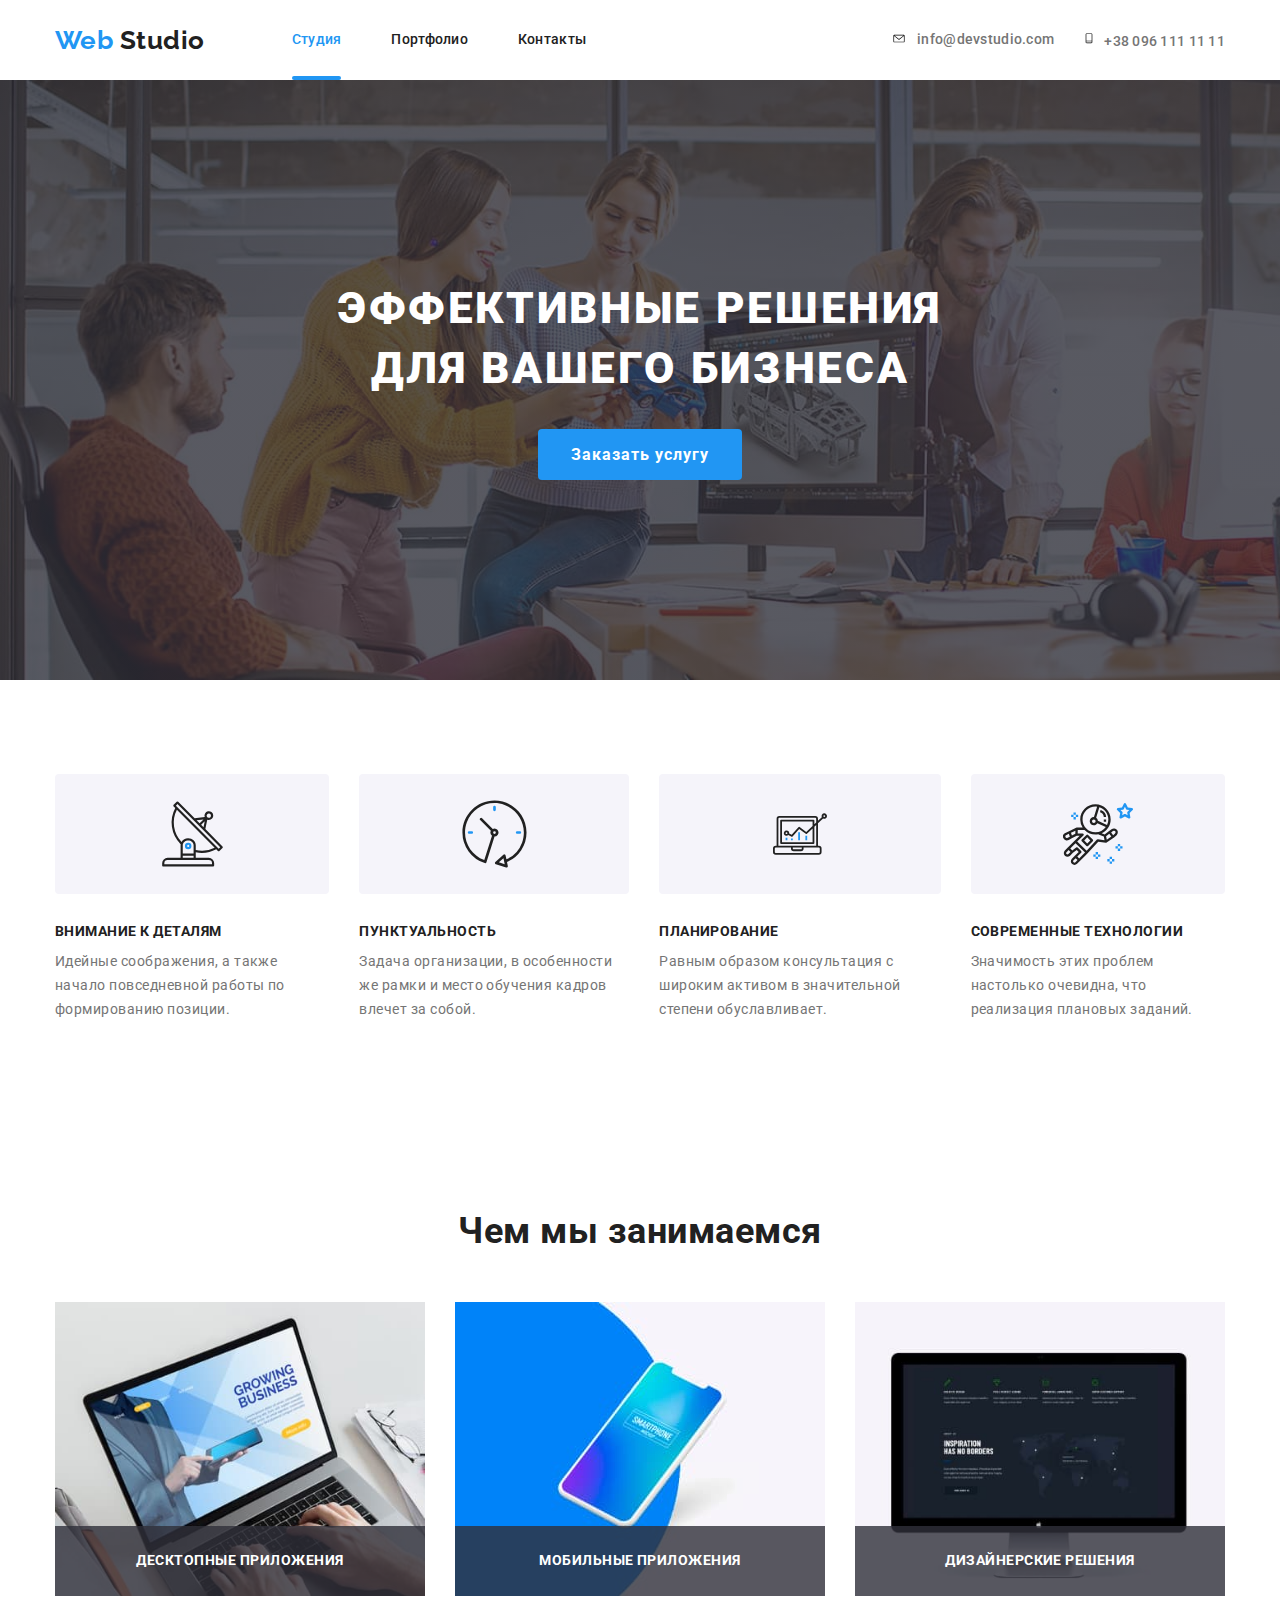
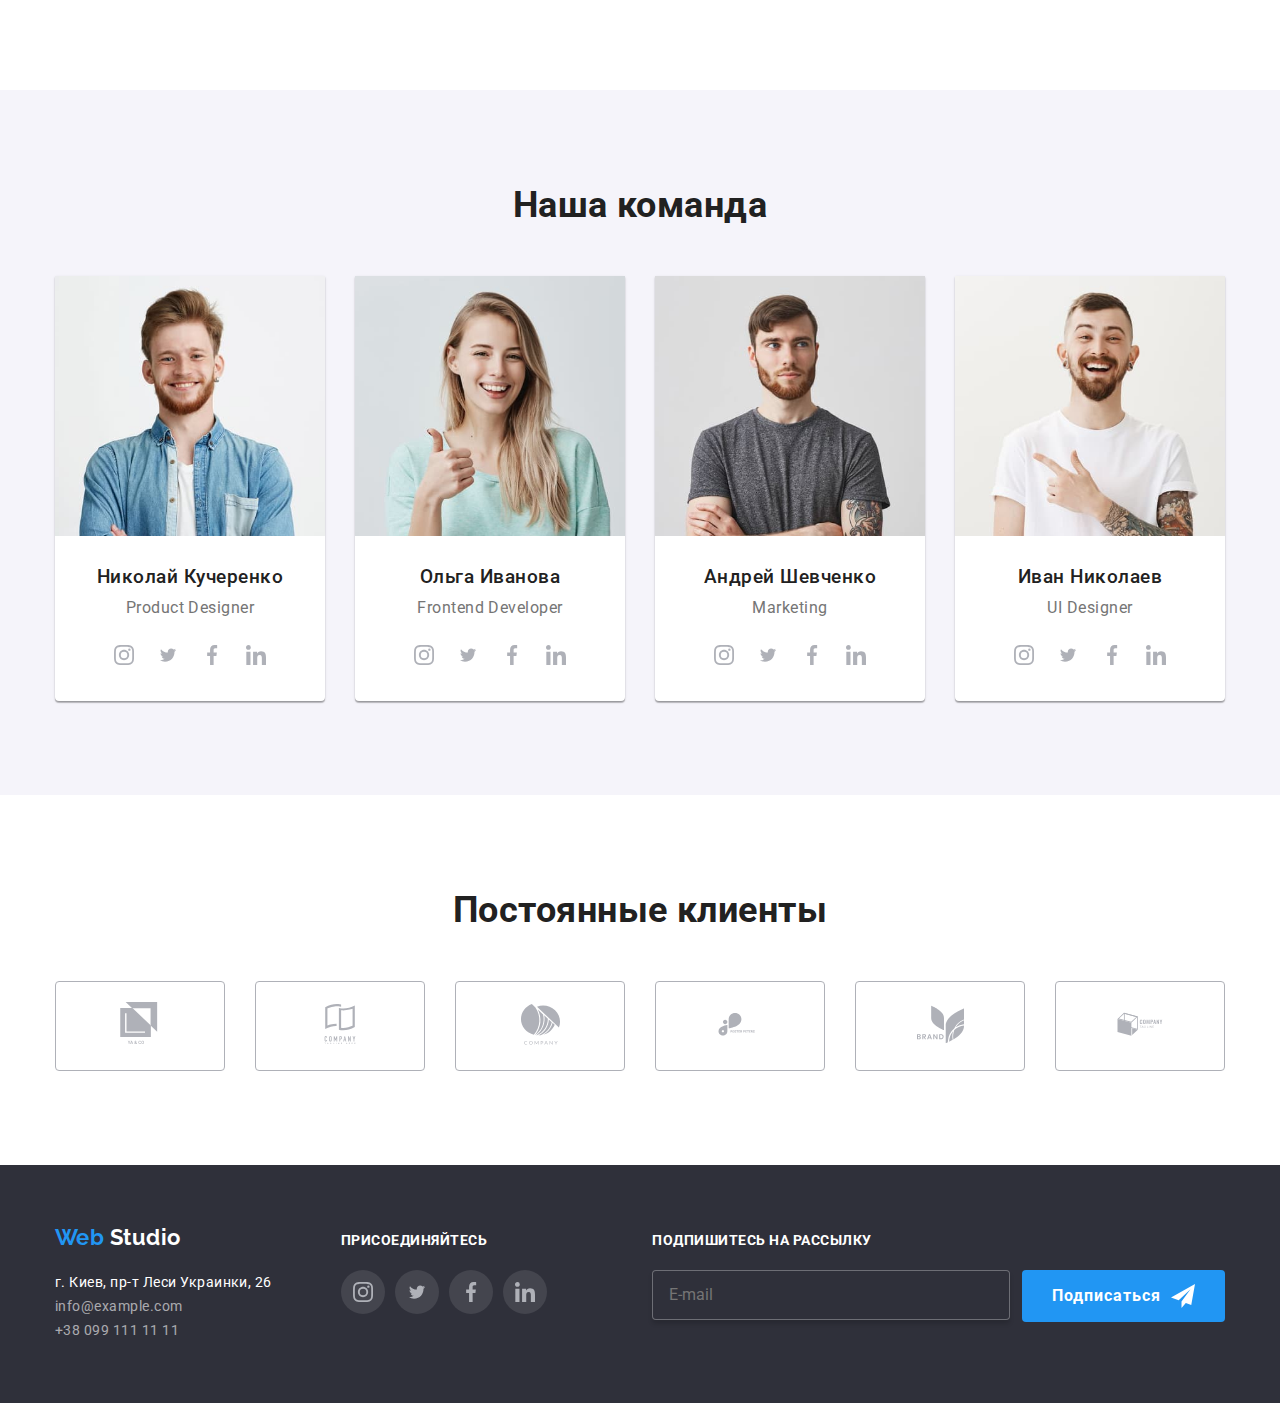
<file: index.html>
<!DOCTYPE html>
<html lang="ru">
  <head>
    <meta charset="UTF-8" />
    <meta name="viewport" content="width=device-width, initial-scale=1.0" />
    <title>Студия</title>
    <link
      href="https://fonts.googleapis.com/css2?family=Raleway:wght@700&family=Roboto:wght@400;500;700;900&display=swap"
      rel="stylesheet"
    />
    <link
      rel="stylesheet"
      href="https://cdnjs.cloudflare.com/ajax/libs/modern-normalize/0.6.0/modern-normalize.min.css"
    />
    <link rel="stylesheet" href="./css/main.min.css" />
    <!--  <link rel="stylesheet" href="./css/styles.css" /> -->
  </head>
  <body>
    <header class="page-header">
      <div class="container">
        <!-- убрала класс main-nav -->
        <nav class="main-nav">
          <a href="#" class="logo up">Web<span class="word"> Studio</span></a>
          <button
            type="button"
            class="menu-button"
            aria-expanded="false"
            data-menu-button
          >
            <svg
              width="40"
              height="40"
              aria-label="Переключатель мобильного меню"
            >
              <use
                class="icon-cross"
                href="./images-3/symbol-defs.svg#icon-cross"
              ></use>
              <use
                class="icon-menu"
                href="./images-3/symbol-defs.svg#icon-menu"
              ></use>
            </svg>
          </button>
          <div class="menu-container" data-menu>
            <ul class="site-nav list">
              <li class="item">
                <a href="#" class="link current">Студия</a>
              </li>
              <li class="item">
                <a href="./portfolio.html" class="link">Портфолио</a>
              </li>
              <li class="item"><a href="#" class="link">Контакты</a></li>
            </ul>
            <ul class="contacts list">
              <li class="item mail">
                <a href="mailto:info@devstudio.com" class="link highlight">
                  <svg class="upper icons" width="16" height="11.2">
                    <use
                      href="./images-3/symbol-defs.svg#icon-envelope"
                    ></use></svg
                  >info@devstudio.com</a
                >
              </li>
              <li class="item">
                <a href="tel:+380961111111" class="link highlight">
                  <svg class="upper icons" width="10" height="15">
                    <use
                      href="./images-3/symbol-defs.svg#icon-mobile"
                    ></use></svg
                  >+38 096 111 11 11</a
                >
              </li>
            </ul>
          </div>
        </nav>
      </div>
    </header>
    <main>
      <section class="hero overlay">
        <h1 class="hero-title">
          эффективные решения <br />
          для вашего бизнеса
        </h1>
        <button class="button" data-modal-open>Заказать услугу</button>
      </section>

      <section class="section container">
        <!-- скроем этот заголовок в CSS-->
        <h2 class="title visually-hidden">Наши преимущества</h2>
        <ul class="list pluses">
          <li class="option">
            <div class="icon">
              <svg width="65" height="70">
                <use href="./images-3/symbol-defs.svg#icon-satellite"></use>
              </svg>
            </div>
            <!-- картинка вставлена как фоновое изображение через класс icon, 
              так как не является контентным изображением -->
            <h3 class="subtitle">Внимание к деталям</h3>
            <p class="text">
              Идейные соображения, а также начало повседневной работы по
              формированию позиции.
            </p>
          </li>
          <li class="option">
            <div class="icon">
              <svg width="67" height="70">
                <use href="./images-3/symbol-defs.svg#icon-clock"></use>
              </svg>
            </div>
            <h3 class="subtitle">Пунктуальность</h3>
            <p class="text">
              Задача организации, в особенности же рамки и место обучения кадров
              влечет за собой.
            </p>
          </li>
          <li class="option">
            <div class="icon">
              <svg width="70" height="54">
                <use href="./images-3/symbol-defs.svg#icon-comp"></use>
              </svg>
            </div>
            <h3 class="subtitle">Планирование</h3>
            <p class="text">
              Равным образом консультация с широким активом в значительной
              степени обуславливает.
            </p>
          </li>
          <li class="option">
            <div class="icon">
              <svg width="70" height="70">
                <use href="./images-3/symbol-defs.svg#icon-spaceman"></use>
              </svg>
            </div>
            <h3 class="subtitle">Современные технологии</h3>
            <p class="text">
              Значимость этих проблем настолько очевидна, что реализация
              плановых заданий.
            </p>
          </li>
        </ul>
      </section>

      <section class="works section container">
        <h2 class="section-title">Чем мы занимаемся</h2>
        <ul class="projects list">
          <li class="unit">
            <div class="unit-thumb">
              <img
                class="works-img"
                srcset="
                  ./images-3/desktop.jpg    1x,
                  ./images-3/desktop@2x.jpg 2x,
                  ./images-3/desktop@3x.jpg 3x
                "
                src="./images-3/desktop.jpg"
                alt="Изображение десктопного приложения"
              />
            </div>
            <h3 class="subtitle apps">Десктопные приложения</h3>
          </li>
          <li class="unit">
            <div class="unit-thumb">
              <img
                class="works-img"
                srcset="
                  ./images-3/smartphone.jpg    1x,
                  ./images-3/smartphone@2x.jpg 2x,
                  ./images-3/smartphone@3x.jpg 3x
                "
                src="./images-3/smartphone.jpg"
                alt="Изображение мобильного приложения"
              />
            </div>
            <h3 class="subtitle apps">Мобильные приложения</h3>
          </li>
          <li class="unit">
            <div class="unit-thumb">
              <img
                class="works-img"
                srcset="
                  ./images-3/design.jpg    1x,
                  ./images-3/design@2x.jpg 2x,
                  ./images-3/design@3x.jpg 3x
                "
                src="./images-3/design.jpg"
                alt="Изображение дизайнерского приложения"
              />
            </div>
            <h3 class="subtitle apps">Дизайнерские решения</h3>
          </li>
        </ul>
      </section>

      <section class="team section">
        <div class="container">
          <h2 class="section-title">Наша команда</h2>
          <ul class="list">
            <li class="member">
              <div class="member-thumb">
                <img
                  class="member-img"
                  srcset="
                    ./images-3/nikolay.jpg    1x,
                    ./images-3/nikolay@2x.jpg 2x,
                    ./images-3/nikolay@3x.jpg 3x
                  "
                  src="./images-3/nikolay.jpg"
                  alt="Фото Николая Кучеренко"
                />
              </div>
              <div class="inside">
                <h3 class="section-subtitle">Николай Кучеренко</h3>
                <p class="item">Product Designer</p>
                <ul class="social list">
                  <li>
                    <!-- используем aria-label в ссылках для читалок -->
                    <a href="#" class="social-link" aria-label="Instagram">
                      <svg class="icons" width="20" height="20">
                        <use
                          href="./images-3/symbol-defs.svg#icon-instagram"
                        ></use></svg
                    ></a>
                  </li>
                  <li>
                    <a href="#" class="social-link" aria-label="Twitter"
                      ><svg class="icons" width="20" height="16.25">
                        <use
                          href="./images-3/symbol-defs.svg#icon-twitter"
                        ></use></svg
                    ></a>
                  </li>
                  <li>
                    <a href="#" class="social-link" aria-label="Facebook"
                      ><svg class="icons" width="20" height="20">
                        <use
                          href="./images-3/symbol-defs.svg#icon-facebook"
                        ></use></svg
                    ></a>
                  </li>
                  <li>
                    <a href="#" class="social-link" aria-label="LinkedIn"
                      ><svg class="icons" width="20" height="20">
                        <use
                          href="./images-3/symbol-defs.svg#icon-linkedin"
                        ></use></svg
                    ></a>
                  </li>
                </ul>
              </div>
            </li>

            <li class="member">
              <div class="member-thumb">
                <img
                  class="member-img"
                  srcset="
                    ./images-3/olya.jpg    1x,
                    ./images-3/olya@2x.jpg 2x,
                    ./images-3/olya@3x.jpg 3x
                  "
                  src="./images-3/olya.jpg"
                  alt="Фото Ольги Ивановой"
                />
              </div>
              <div class="inside">
                <h3 class="section-subtitle">Ольга Иванова</h3>
                <p class="item">Frontend Developer</p>
                <ul class="social list">
                  <li>
                    <!-- используем aria-label в ссылках для читалок -->
                    <a href="#" class="social-link" aria-label="Instagram">
                      <svg class="icons" width="20" height="20">
                        <use
                          href="./images-3/symbol-defs.svg#icon-instagram"
                        ></use></svg
                    ></a>
                  </li>
                  <li>
                    <a href="#" class="social-link" aria-label="Twitter"
                      ><svg class="icons" width="20" height="16.25">
                        <use
                          href="./images-3/symbol-defs.svg#icon-twitter"
                        ></use></svg
                    ></a>
                  </li>
                  <li>
                    <a href="#" class="social-link" aria-label="Facebook"
                      ><svg class="icons" width="20" height="20">
                        <use
                          href="./images-3/symbol-defs.svg#icon-facebook"
                        ></use></svg
                    ></a>
                  </li>
                  <li>
                    <a href="#" class="social-link" aria-label="LinkedIn"
                      ><svg class="icons" width="20" height="20">
                        <use
                          href="./images-3/symbol-defs.svg#icon-linkedin"
                        ></use></svg
                    ></a>
                  </li>
                </ul>
              </div>
            </li>
            <li class="member">
              <div class="member-thumb">
                <img
                  class="member-img"
                  srcset="
                    ./images-3/andrew.jpg    1x,
                    ./images-3/andrew@2x.jpg 2x,
                    ./images-3/andrew@3x.jpg 3x
                  "
                  src="./images-3/andrew.jpg"
                  alt="Фото Андрея Шевченко"
                />
              </div>
              <div class="inside">
                <h3 class="section-subtitle">Андрей Шевченко</h3>
                <p class="item">Marketing</p>
                <ul class="social list">
                  <li>
                    <!-- используем aria-label в ссылках для читалок -->
                    <a href="#" class="social-link" aria-label="Instagram">
                      <svg class="icons" width="20" height="20">
                        <use
                          href="./images-3/symbol-defs.svg#icon-instagram"
                        ></use></svg
                    ></a>
                  </li>
                  <li>
                    <a href="#" class="social-link" aria-label="Twitter">
                      <svg class="icons" width="20" height="16.25">
                        <use
                          href="./images-3/symbol-defs.svg#icon-twitter"
                        ></use></svg
                    ></a>
                  </li>
                  <li>
                    <a href="#" class="social-link" aria-label="Facebook"
                      ><svg class="icons" width="20" height="20">
                        <use
                          href="./images-3/symbol-defs.svg#icon-facebook"
                        ></use></svg
                    ></a>
                  </li>
                  <li>
                    <a href="#" class="social-link" aria-label="LinkedIn"
                      ><svg class="icons" width="20" height="20">
                        <use
                          href="./images-3/symbol-defs.svg#icon-linkedin"
                        ></use></svg
                    ></a>
                  </li>
                </ul>
              </div>
            </li>

            <li class="member">
              <div class="member-thumb">
                <img
                  class="member-img"
                  srcset="
                    ./images-3/ivan.jpg    1x,
                    ./images-3/ivan@2x.jpg 2x,
                    ./images-3/ivan@3x.jpg 3x
                  "
                  src="./images-3/ivan.jpg"
                  alt="Фото Ивана Николаева"
                />
              </div>
              <div class="inside">
                <h3 class="section-subtitle">Иван Николаев</h3>
                <p class="item">UI Designer</p>
                <ul class="social list">
                  <li>
                    <!-- используем aria-label в ссылках для читалок -->
                    <a href="#" class="social-link" aria-label="Instagram">
                      <svg class="icons" width="20" height="20">
                        <use
                          href="./images-3/symbol-defs.svg#icon-instagram"
                        ></use></svg
                    ></a>
                  </li>
                  <li>
                    <a href="#" class="social-link" aria-label="Twitter"
                      ><svg class="icons" width="20" height="16.25">
                        <use
                          href="./images-3/symbol-defs.svg#icon-twitter"
                        ></use></svg
                    ></a>
                  </li>
                  <li>
                    <a href="#" class="social-link" aria-label="Facebook"
                      ><svg class="icons" width="20" height="20">
                        <use
                          href="./images-3/symbol-defs.svg#icon-facebook"
                        ></use></svg
                    ></a>
                  </li>
                  <li>
                    <a href="#" class="social-link" aria-label="LinkedIn"
                      ><svg class="icons" width="20" height="20">
                        <use
                          href="./images-3/symbol-defs.svg#icon-linkedin"
                        ></use></svg
                    ></a>
                  </li>
                </ul>
              </div>
            </li>
          </ul>
        </div>
      </section>

      <section class="clients section container">
        <h2 class="section-title">Постоянные клиенты</h2>
        <ul class="list">
          <li class="pic">
            <a class="link-client" href="#">
              <svg class="icon-client" width="45" height="49">
                <use href="./images-3/symbol-defs.svg#icon-client-1"></use>
              </svg>
            </a>
          </li>
          <li class="pic">
            <a class="link-client" href="#">
              <svg class="icon-client" width="40" height="52">
                <use href="./images-3/symbol-defs.svg#icon-client-2"></use>
              </svg>
            </a>
          </li>
          <li class="pic">
            <a class="link-client" href="#">
              <svg class="icon-client" width="41" height="43">
                <use href="./images-3/symbol-defs.svg#icon-client-3"></use></svg
            ></a>
          </li>
          <li class="pic">
            <a class="link-client" href="#"
              ><svg class="icon-client" width="80" height="43">
                <use href="./images-3/symbol-defs.svg#icon-client-4"></use></svg
            ></a>
          </li>
          <li class="pic">
            <a class="link-client" href="#"
              ><svg class="icon-client" width="59" height="47">
                <use href="./images-3/symbol-defs.svg#icon-client-5"></use></svg
            ></a>
          </li>
          <li class="pic">
            <a class="link-client" href="#"
              ><svg class="icon-client" width="88" height="45">
                <use href="./images-3/symbol-defs.svg#icon-client-6"></use></svg
            ></a>
          </li>
        </ul>
      </section>
    </main>
    <footer class="footer">
      <div class="container">
        <div class="united-sections">
          <div class="down bottom">
            <a href="#" class="logo">Web<span class="text"> Studio</span></a>
            <address class="address">
              г. Киев, пр-т Леси Украинки, 26
              <span class="contact"> info@example.com</span>
              <span class="contact phone">+38 099 111 11 11</span>
            </address>
          </div>
          <div class="slogan bottom">
            <div class="join">
              <b class="call">присоединяйтесь</b>
            </div>
            <ul class="social list">
              <li class="label">
                <!-- используем aria-label в ссылках для читалок -->
                <a href="#" class="social-link accent" aria-label="Instagram">
                  <svg class="icons" width="20" height="20">
                    <use
                      href="./images-3/symbol-defs.svg#icon-instagram"
                    ></use></svg
                ></a>
              </li>
              <li class="label">
                <a href="#" class="social-link accent" aria-label="Twitter"
                  ><svg class="icons" width="20" height="16.25">
                    <use
                      href="./images-3/symbol-defs.svg#icon-twitter"
                    ></use></svg
                ></a>
              </li>
              <li class="label">
                <a href="#" class="social-link accent" aria-label="Facebook"
                  ><svg class="icons" width="20" height="20">
                    <use
                      href="./images-3/symbol-defs.svg#icon-facebook"
                    ></use></svg
                ></a>
              </li>
              <li class="label">
                <a href="#" class="social-link accent" aria-label="LinkedIn"
                  ><svg class="icons" width="20" height="20">
                    <use
                      href="./images-3/symbol-defs.svg#icon-linkedin"
                    ></use></svg
                ></a>
              </li>
            </ul>
          </div>
        </div>
        <div>
          <div class="join">
            <b class="call">подпишитесь на рассылку</b>
          </div>
          <form class="footer-form">
            <label
              ><input
                type="email"
                class="footer-input"
                name="email"
                placeholder="E-mail"
            /></label>
            <button class="text button icon-send">
              Подписаться
              <svg class="plane" width="24" height="24">
                <use href="./images-3/symbol-defs.svg#icon-send"></use>
              </svg>
            </button>
          </form>
        </div>
        <!-- был удален после занятия №13 -->
        <!--    <div class="copy container">
        <p class="copyright">2020 | Developed by GoIT Students</p>
      </div> -->
      </div>
    </footer>
    <div class="backdrop is-hidden" data-modal>
      <div class="modal">
        <form class="form" autocomplete="off">
          <h2 class="title">Оставьте свои данные, мы вам перезвоним</h2>
          <label class="form-field"
            ><input
              type="text"
              class="form-input"
              name="name"
              placeholder=" " />
            <span class="form-label">Имя</span>
            <span class="form-icon">
              <svg width="18" height="18">
                <use href="./images-3/symbol-defs.svg#icon-person-name"></use>
              </svg> </span
          ></label>

          <label class="form-field"
            ><input type="tel" class="form-input" name="tel" placeholder=" " />
            <span class="form-label">Телефон</span>
            <span class="form-icon"
              ><svg width="18" height="18">
                <use
                  href="./images-3/symbol-defs.svg#icon-phone"
                ></use></svg></span
          ></label>

          <label class="form-field"
            ><input
              type="email"
              class="form-input"
              name="email"
              placeholder=" " />
            <span class="form-label">Почта</span>
            <span class="form-icon"
              ><svg width="18" height="18">
                <use
                  href="./images-3/symbol-defs.svg#icon-email"
                ></use></svg></span
          ></label>
          <label class="form-field comment">
            <textarea
              class="textarea"
              name="comment"
              placeholder=" "
            ></textarea>
            <span class="comment-label">Комментарий</span></label
          >
          <label class="form-field policy">
            <span>
              Соглашаюсь с рассылкой и принимаю
              <a href="#" class="agreement">Условия договора</a></span
            ><input type="checkbox" class="checkbox" name="policy" />
            <span class="checkbox-icon"></span
          ></label>
          <button type="submit" class="button send-form">
            Отправить
          </button>
        </form>
        <button class="close-button" data-modal-close>
          <svg width="11" height="11">
            <use href="./images-3/symbol-defs.svg#icon-close"></use>
          </svg>
        </button>
      </div>
    </div>
    <script src="./js/modal.js"></script>
    <script src="./js/menu.js"></script>
  </body>
</html>
</file>
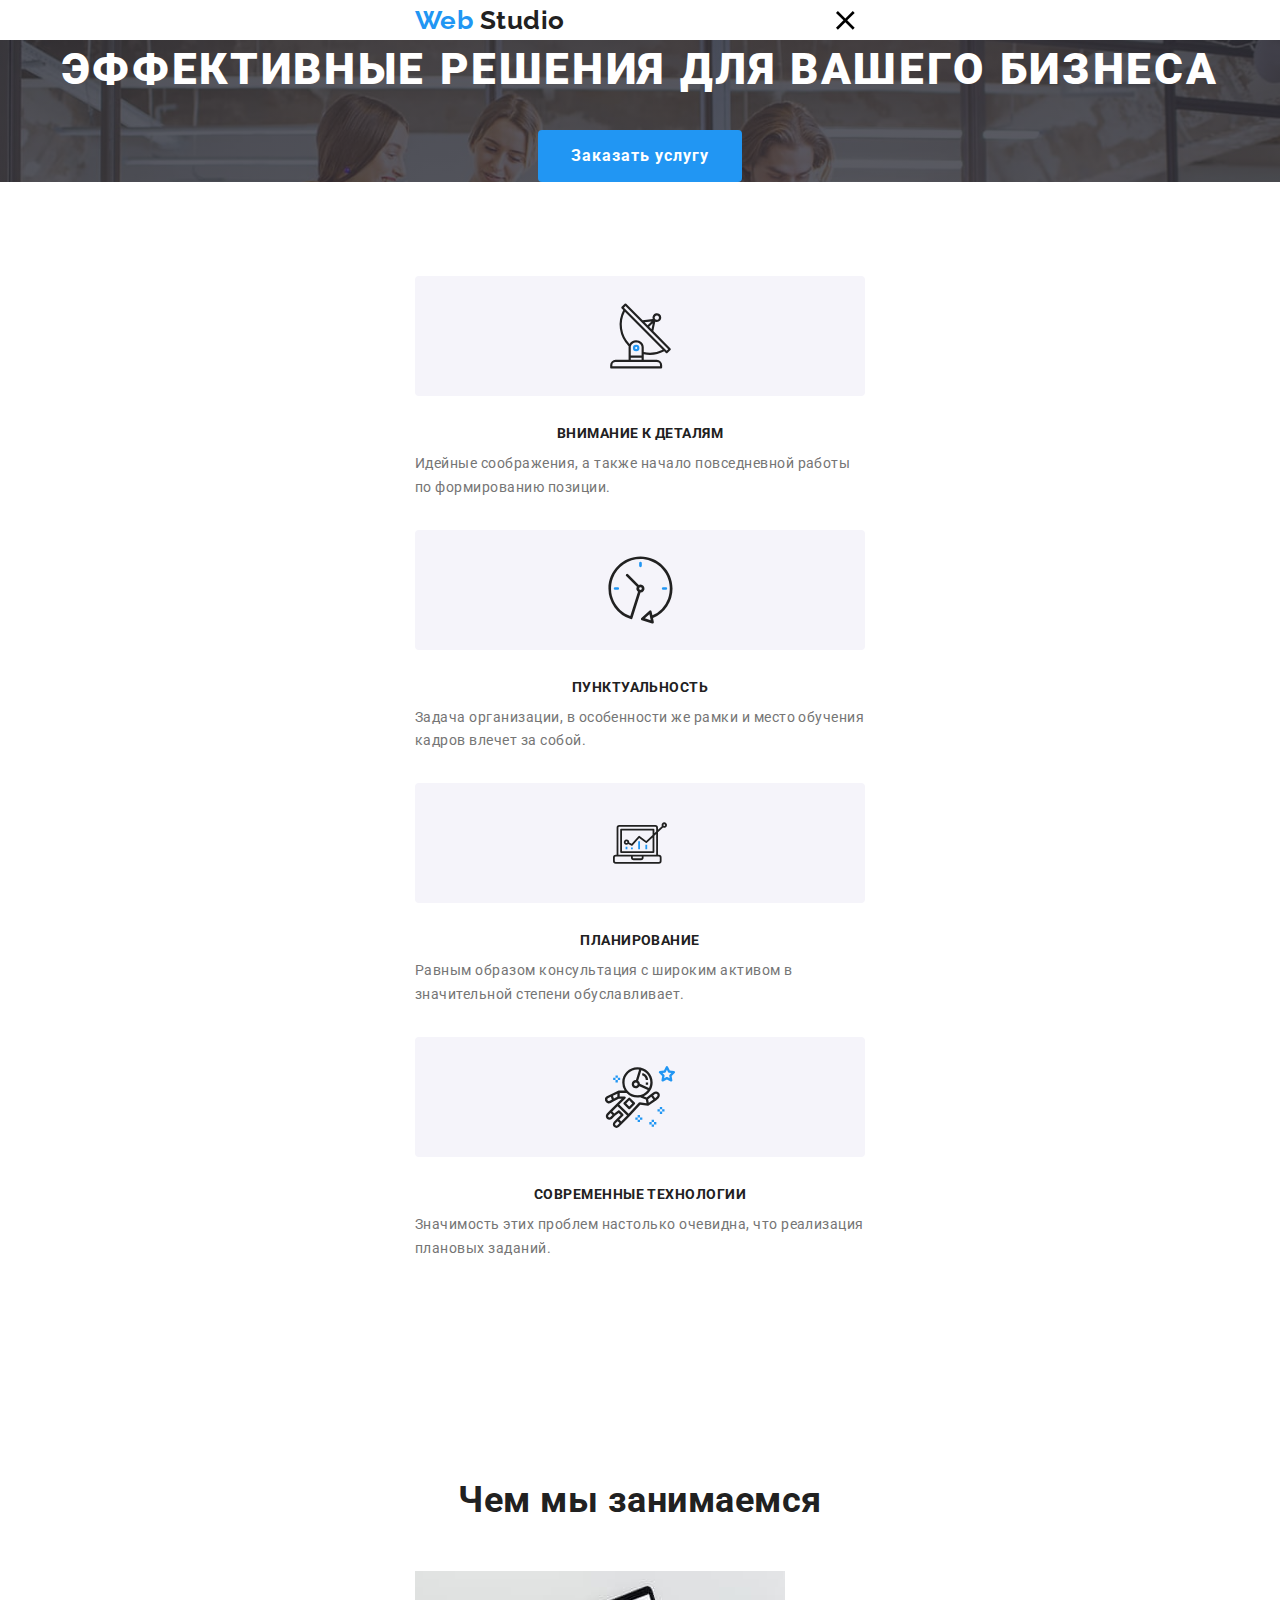
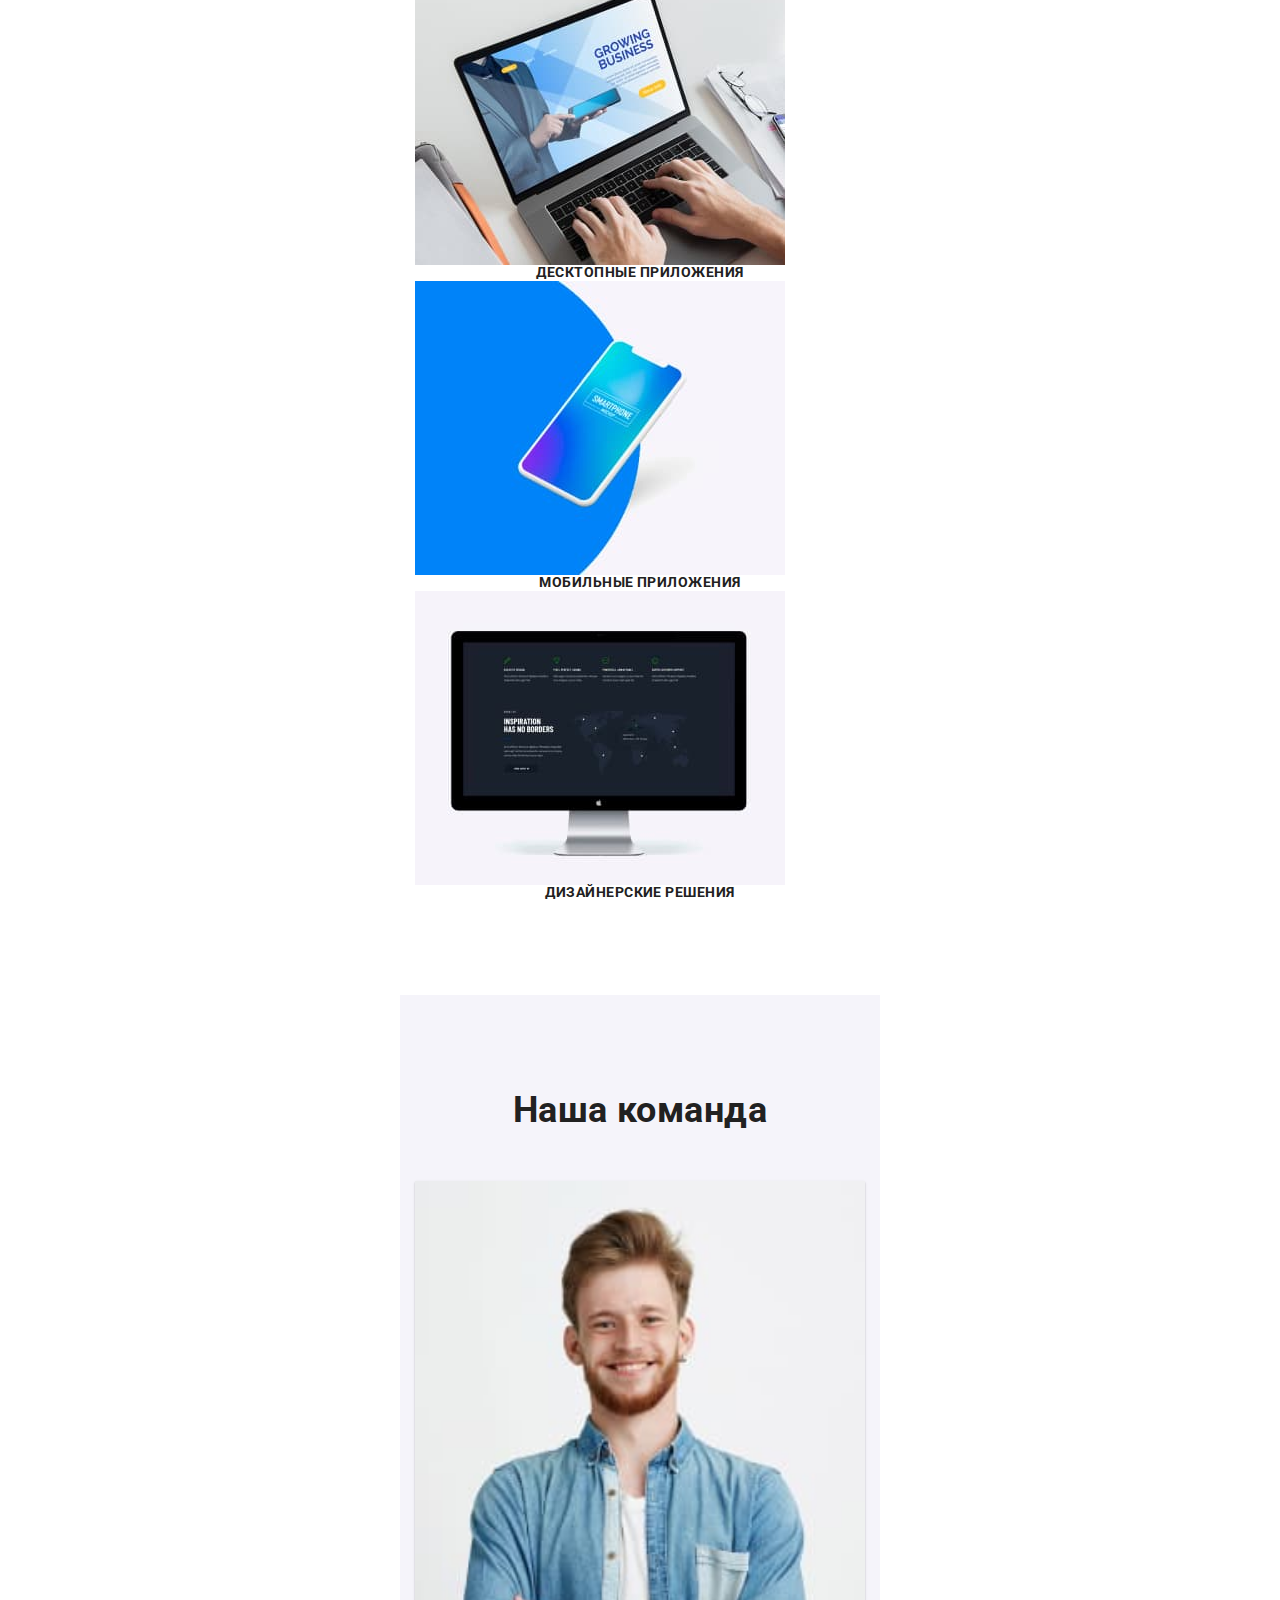
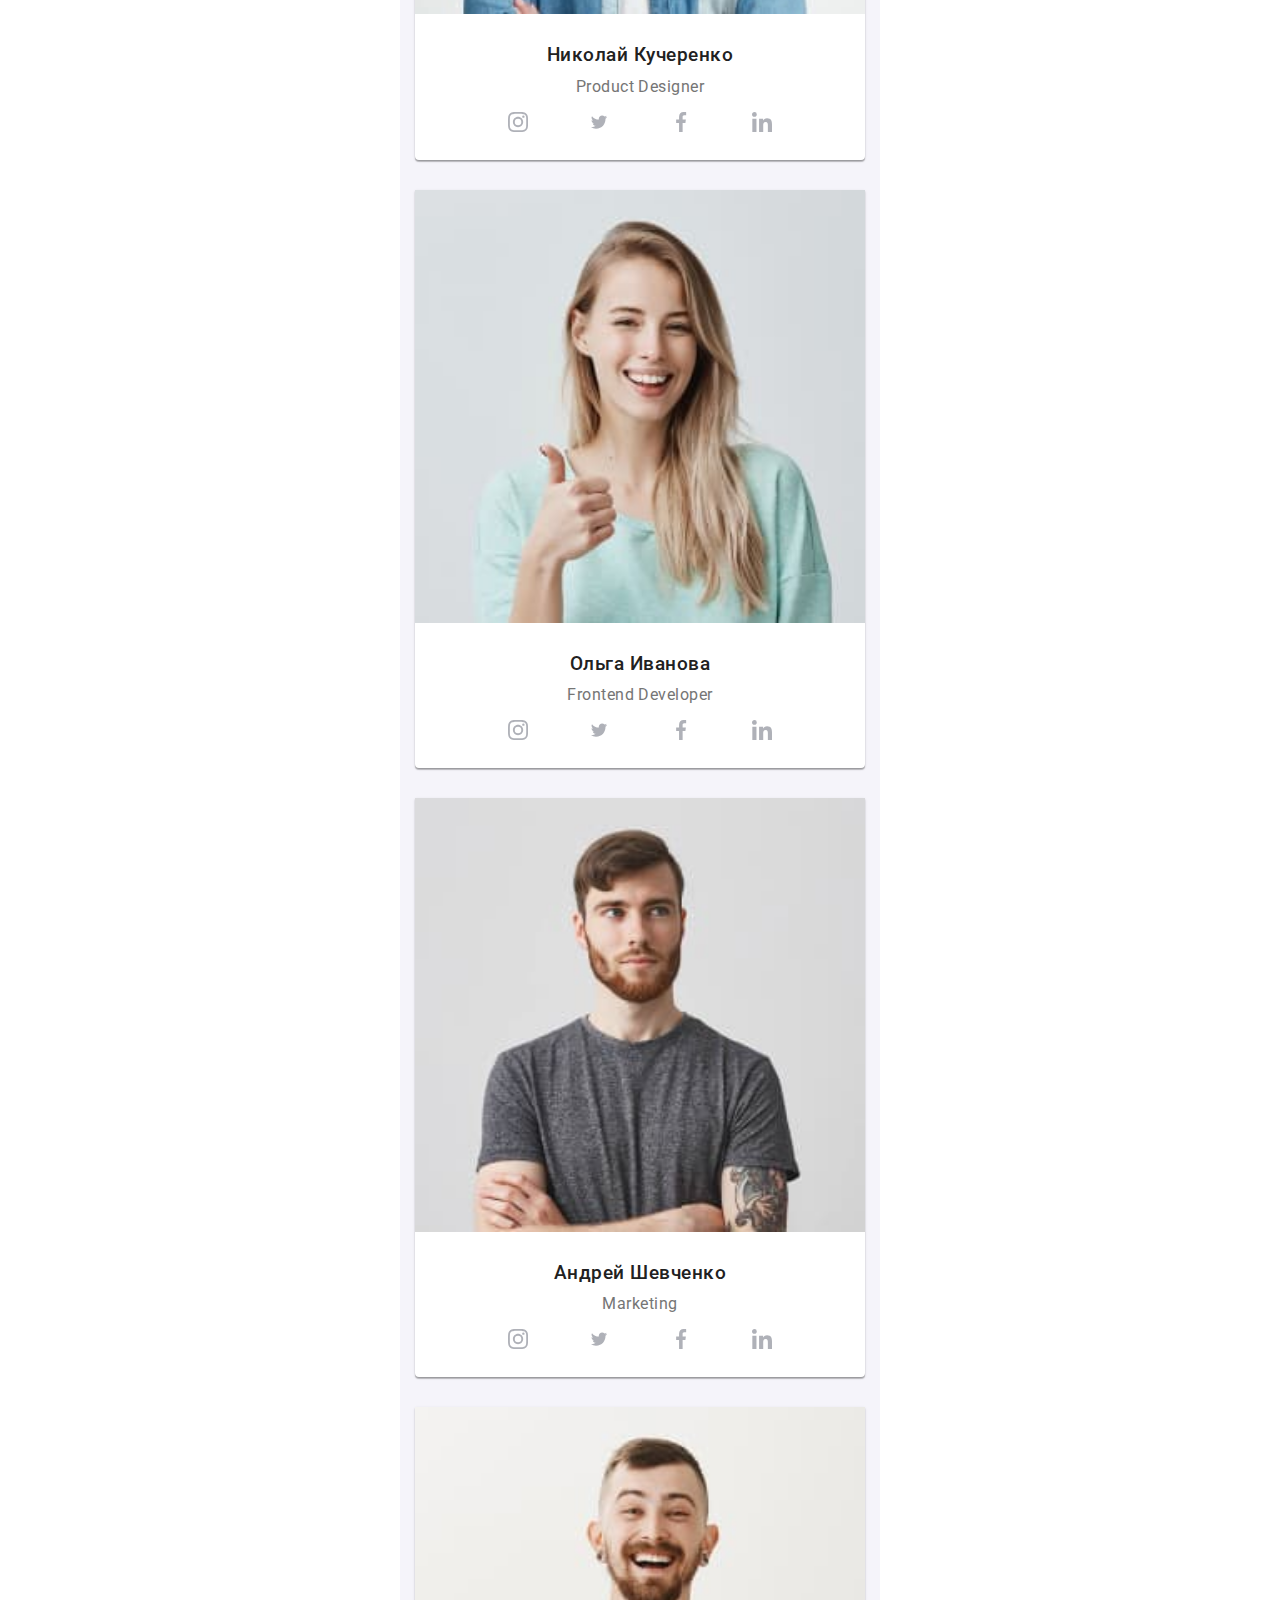
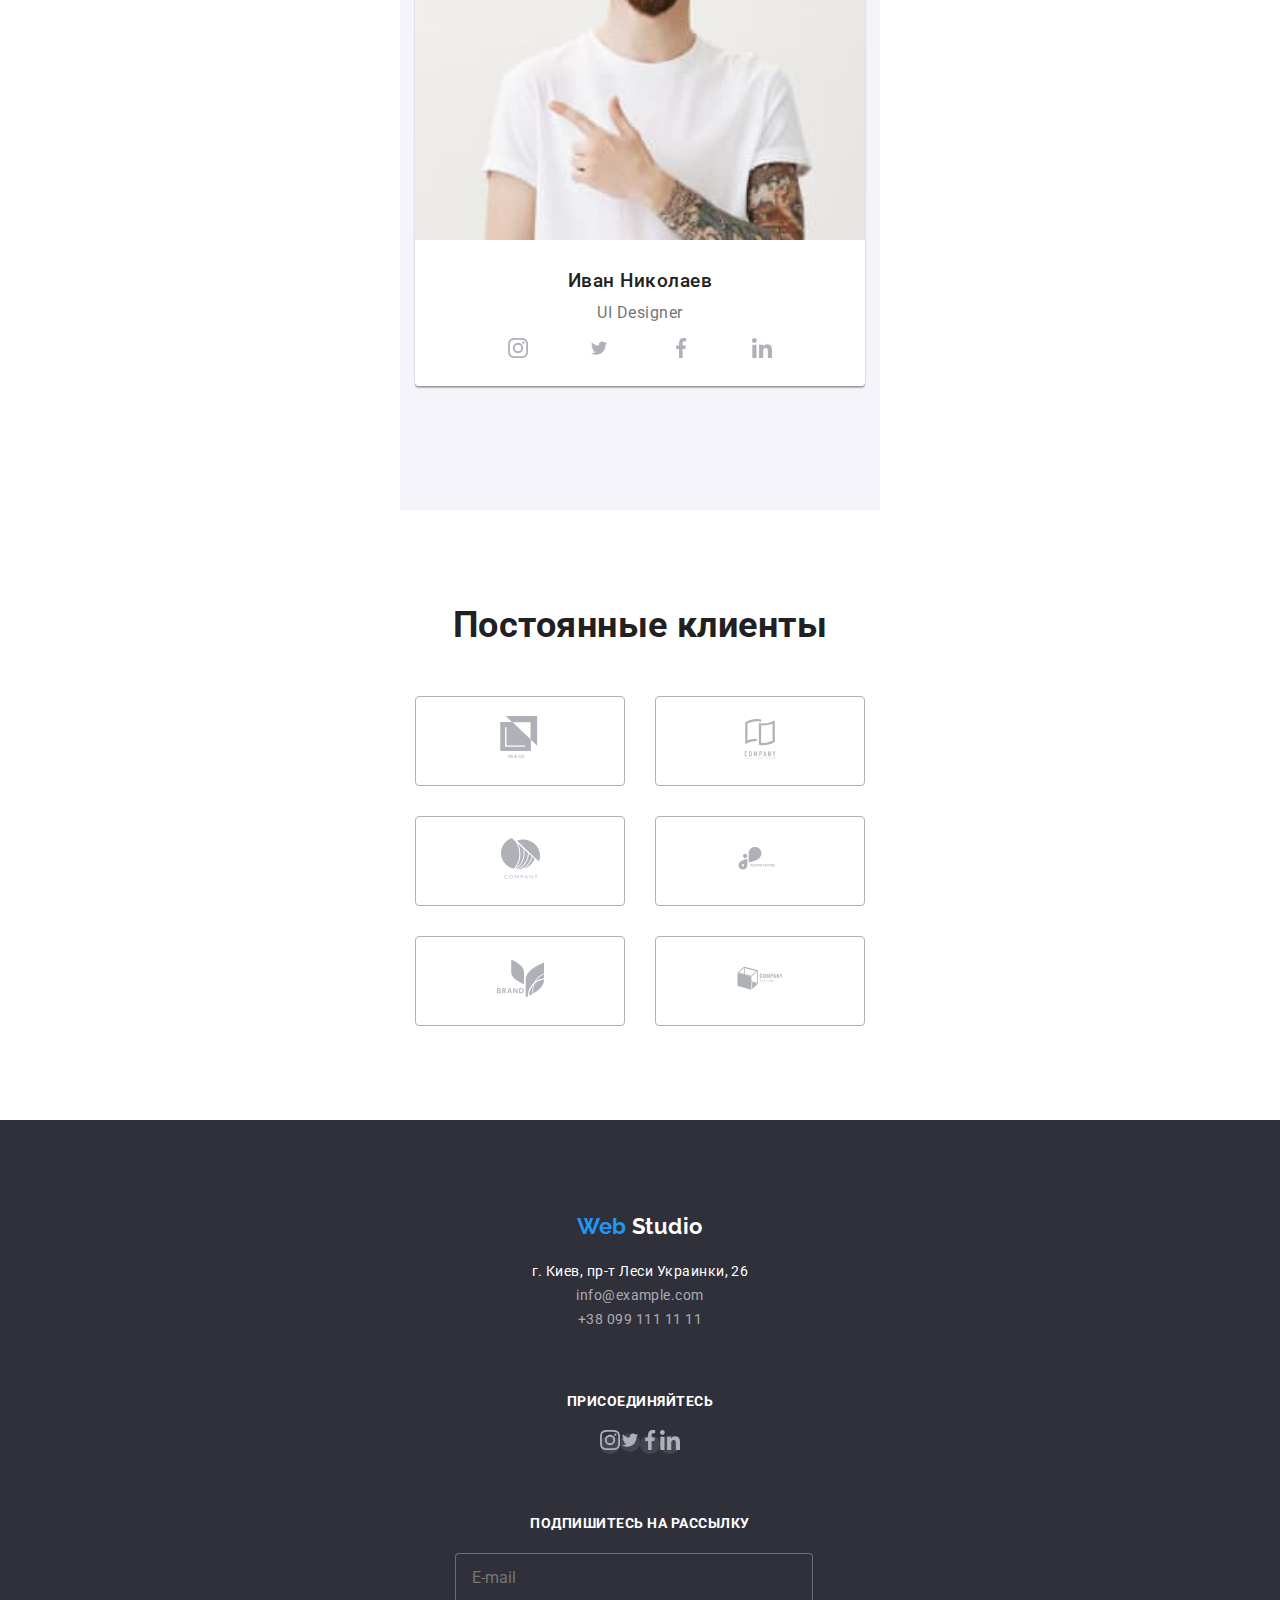
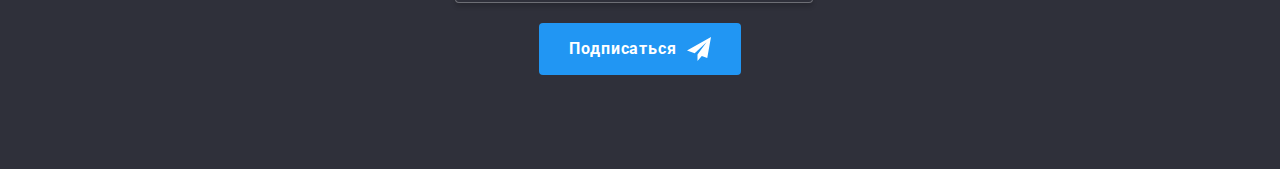
<file: maket-project/index.html>
<!DOCTYPE html>
<html lang="ru">
  <head>
    <meta charset="UTF-8" />
    <meta name="viewport" content="width=device-width, initial-scale=1.0" />
    <title>Студия</title>
    <link
      href="https://fonts.googleapis.com/css2?family=Raleway:wght@700&family=Roboto:wght@400;500;700;900&display=swap"
      rel="stylesheet"
    />
    <link
      rel="stylesheet"
      href="https://cdnjs.cloudflare.com/ajax/libs/modern-normalize/0.6.0/modern-normalize.min.css"
    />
    <link rel="stylesheet" href="./css/main.min.css" />
    <!--  <link rel="stylesheet" href="./css/styles.css" /> -->
  </head>
  <body>
    <header class="page-header">
      <div class="container"> <!-- убрала класс main-nav -->
        <nav class="main-nav">
          <a href="#" class="logo up">Web<span class="word"> Studio</span></a>
          <button type="button" class="menu-button is-open" aria-expanded="false" data-menu-button>
            <svg width="40" height="40" aria-label="Переключатель мобильного меню">
              <use
                class="icon-cross"
                href="./images/symbol-defs.svg#icon-cross"
              ></use>
              <use
                class="icon-menu"
                href="./images/symbol-defs.svg#icon-menu"
              ></use>
            </svg>
          </button>
        <!--     <div class="menu-container is-open" data-menu>
         <ul class="site-nav list">
            <li class="item"><a href="#" class="link current">Студия</a></li>
            <li class="item">
              <a href="./portfolio.html" class="link">Портфолио</a>
            </li>
            <li class="item"><a href="#" class="link">Контакты</a></li>
          </ul>
          </div>
        </nav>

        <ul class="contacts list">
          <li class="item">
            <a href="mailto:info@devstudio.com" class="link highlight">
              <svg class="upper icons" width="16" height="11.2">
                <use href="./images/symbol-defs.svg#icon-envelope"></use></svg
              >info@devstudio.com</a
            >
          </li>
          <li class="item">
            <a href="tel:+380961111111" class="link highlight">
              <svg class="upper icons" width="10" height="15">
                <use href="./images/symbol-defs.svg#icon-mobile"></use></svg
              >+38 096 111 11 11</a
            >
          </li>
        </ul> 
              -->
      </div>
    </header>
    <main>
    <section class="hero overlay">
        <h1 class="hero-title">эффективные решения для вашего бизнеса</h1>
        <button class="button" data-modal-open>Заказать услугу</button>
      </section> 

      <section class="section container">
        <!-- скроем этот заголовок в CSS-->
        <h2 class="title visually-hidden">Наши преимущества</h2>
        <ul class="list pluses">
          <li class="option">
            <div class="icon">
              <svg width="65" height="70">
                <use href="./images/symbol-defs.svg#icon-satellite"></use>
              </svg>
            </div>
            <!-- картинка вставлена как фоновое изображение через класс icon, 
              так как не является контентным изображением -->
            <h3 class="subtitle">Внимание к деталям</h3>
            <p class="text">
              Идейные соображения, а также начало повседневной работы по
              формированию позиции.
            </p>
          </li>
          <li class="option">
            <div class="icon">
              <svg width="67" height="70">
                <use href="./images/symbol-defs.svg#icon-clock"></use>
              </svg>
            </div>
            <h3 class="subtitle">Пунктуальность</h3>
            <p class="text">
              Задача организации, в особенности же рамки и место обучения кадров
              влечет за собой.
            </p>
          </li>
          <li class="option">
            <div class="icon">
              <svg width="70" height="54">
                <use href="./images/symbol-defs.svg#icon-comp"></use>
              </svg>
            </div>
            <h3 class="subtitle">Планирование</h3>
            <p class="text">
              Равным образом консультация с широким активом в значительной
              степени обуславливает.
            </p>
          </li>
          <li class="option">
            <div class="icon">
              <svg width="70" height="70">
                <use href="./images/symbol-defs.svg#icon-spaceman"></use>
              </svg>
            </div>
            <h3 class="subtitle">Современные технологии</h3>
            <p class="text">
              Значимость этих проблем настолько очевидна, что реализация
              плановых заданий.
            </p>
          </li>
        </ul>
      </section>

      <section class="works section container">
        <h2 class="section-title">Чем мы занимаемся</h2>
        <ul class="projects list">
          <li class="unit">
            <img
              src="./images/desktop.jpg"
              alt="Изображение десктопного приложения"
              width="370"
              height="294"
            />
            <h3 class="subtitle apps">Десктопные приложения</h3>
          </li>
          <li class="unit">
            <img
              src="./images/smartphone.jpg"
              alt="Изображение смартфона"
              width="370"
              height="294"
            />
            <h3 class="subtitle apps">Мобильные приложения</h3>
          </li>
          <li class="unit">
            <img
              src="./images/design.jpg"
              alt="Изображение дизайна на макете"
              width="370"
              height="294"
            />
            <h3 class="subtitle apps">Дизайнерские решения</h3>
          </li>
        </ul>
      </section>

      <section class="team section container">
        <h2 class="section-title">Наша команда</h2>
        <ul class="list">
          <li class="member">
            <img class="member-img"
              src="./images/john.jpg"
              alt="Фото Николая Кучеренко"
              width="270"
              height="260"
            />
            <div class="inside">
              <h3 class="section-subtitle">Николай Кучеренко</h3>
              <p class="item">Product Designer</p>
              <ul class="social list">
                <li>
                  <!-- используем aria-label в ссылках для читалок -->
                  <a href="#" class="social-link" aria-label="Instagram">
                    <svg class="icons" width="20" height="20">
                      <use
                        href="./images/symbol-defs.svg#icon-instagram"
                      ></use></svg
                  ></a>
                </li>
                <li>
                  <a href="#" class="social-link" aria-label="Twitter"
                    ><svg class="icons" width="20" height="16.25">
                      <use
                        href="./images/symbol-defs.svg#icon-twitter"
                      ></use></svg
                  ></a>
                </li>
                <li>
                  <a href="#" class="social-link" aria-label="Facebook"
                    ><svg class="icons" width="20" height="20">
                      <use
                        href="./images/symbol-defs.svg#icon-facebook"
                      ></use></svg
                  ></a>
                </li>
                <li>
                  <a href="#" class="social-link" aria-label="LinkedIn"
                    ><svg class="icons" width="20" height="20">
                      <use
                        href="./images/symbol-defs.svg#icon-linkedin"
                      ></use></svg
                  ></a>
                </li>
              </ul>
            </div>
          </li>

          <li class="member">
            <img class="member-img"
              src="./images/marta.jpg"
              alt="Фото Ольги Ивановой"
              width="270"
              height="260"
            />
            <div class="inside">
              <h3 class="section-subtitle">Ольга Иванова</h3>
              <p class="item">Frontend Developer</p>
              <ul class="social list">
                <li>
                  <!-- используем aria-label в ссылках для читалок -->
                  <a href="#" class="social-link" aria-label="Instagram">
                    <svg class="icons" width="20" height="20">
                      <use
                        href="./images/symbol-defs.svg#icon-instagram"
                      ></use></svg
                  ></a>
                </li>
                <li>
                  <a href="#" class="social-link" aria-label="Twitter"
                    ><svg class="icons" width="20" height="16.25">
                      <use
                        href="./images/symbol-defs.svg#icon-twitter"
                      ></use></svg
                  ></a>
                </li>
                <li>
                  <a href="#" class="social-link" aria-label="Facebook"
                    ><svg class="icons" width="20" height="20">
                      <use
                        href="./images/symbol-defs.svg#icon-facebook"
                      ></use></svg
                  ></a>
                </li>
                <li>
                  <a href="#" class="social-link" aria-label="LinkedIn"
                    ><svg class="icons" width="20" height="20">
                      <use
                        href="./images/symbol-defs.svg#icon-linkedin"
                      ></use></svg
                  ></a>
                </li>
              </ul>
            </div>
          </li>
          <li class="member">
            <img class="member-img"
              src="./images/robert.jpg"
              alt="Фото Андрея Шевченко"
              width="270"
              height="260"
            />
            <div class="inside">
              <h3 class="section-subtitle">Андрей Шевченко</h3>
              <p class="item">Marketing</p>
              <ul class="social list">
                <li>
                  <!-- используем aria-label в ссылках для читалок -->
                  <a href="#" class="social-link" aria-label="Instagram">
                    <svg class="icons" width="20" height="20">
                      <use
                        href="./images/symbol-defs.svg#icon-instagram"
                      ></use></svg
                  ></a>
                </li>
                <li>
                  <a href="#" class="social-link" aria-label="Twitter">
                    <svg class="icons" width="20" height="16.25">
                      <use
                        href="./images/symbol-defs.svg#icon-twitter"
                      ></use></svg
                  ></a>
                </li>
                <li>
                  <a href="#" class="social-link" aria-label="Facebook"
                    ><svg class="icons" width="20" height="20">
                      <use
                        href="./images/symbol-defs.svg#icon-facebook"
                      ></use></svg
                  ></a>
                </li>
                <li>
                  <a href="#" class="social-link" aria-label="LinkedIn"
                    ><svg class="icons" width="20" height="20">
                      <use
                        href="./images/symbol-defs.svg#icon-linkedin"
                      ></use></svg
                  ></a>
                </li>
              </ul>
            </div>
          </li>

          <li class="member">
            <img class="member-img"
              src="./images/martin.jpg"
              alt="Фото Ивана Николаева"
              width="270"
              height="260"
            />
            <div class="inside">
              <h3 class="section-subtitle">Иван Николаев</h3>
              <p class="item">UI Designer</p>
              <ul class="social list">
                <li>
                  <!-- используем aria-label в ссылках для читалок -->
                  <a href="#" class="social-link" aria-label="Instagram">
                    <svg class="icons" width="20" height="20">
                      <use
                        href="./images/symbol-defs.svg#icon-instagram"
                      ></use></svg
                  ></a>
                </li>
                <li>
                  <a href="#" class="social-link" aria-label="Twitter"
                    ><svg class="icons" width="20" height="16.25">
                      <use
                        href="./images/symbol-defs.svg#icon-twitter"
                      ></use></svg
                  ></a>
                </li>
                <li>
                  <a href="#" class="social-link" aria-label="Facebook"
                    ><svg class="icons" width="20" height="20">
                      <use
                        href="./images/symbol-defs.svg#icon-facebook"
                      ></use></svg
                  ></a>
                </li>
                <li>
                  <a href="#" class="social-link" aria-label="LinkedIn"
                    ><svg class="icons" width="20" height="20">
                      <use
                        href="./images/symbol-defs.svg#icon-linkedin"
                      ></use></svg
                  ></a>
                </li>
              </ul>
            </div>
          </li>
        </ul>
      </section>

      <section class="clients section container">
        <h2 class="section-title">Постоянные клиенты</h2>
        <ul class="list">
          <li class="pic">
            <a class="link-client" href="#">
              <svg class="icon-client" width="45" height="49">
                <use href="./images/symbol-defs.svg#icon-client-1"></use>
              </svg>
              <!-- <img src="./images/logo-1.svg" alt="Иконка-компании-клиента-1"
            /> --></a
            >
          </li>
          <li class="pic">
            <a class="link-client" href="#">
              <svg class="icon-client" width="40" height="52">
                <use href="./images/symbol-defs.svg#icon-client-2"></use>
              </svg>
              <!--  <img src="./images/logo-2.svg" alt="Иконка-компании-клиента-2"
            /> --></a
            >
          </li>
          <li class="pic">
            <a class="link-client" href="#">
              <svg class="icon-client" width="41" height="43">
                <use href="./images/symbol-defs.svg#icon-client-3"></use></svg
              ><!-- <img src="./images/logo-3.svg" alt="Иконка-компании-клиента-3"
            /> --></a
            >
          </li>
          <li class="pic">
            <a class="link-client" href="#"
              ><svg class="icon-client" width="80" height="43">
                <use href="./images/symbol-defs.svg#icon-client-4"></use></svg
              ><!-- <img src="./images/logo-4.svg" alt="Иконка-компании-клиента-4"
            /> --></a
            >
          </li>
          <li class="pic">
            <a class="link-client" href="#"
              ><svg class="icon-client" width="59" height="47">
                <use href="./images/symbol-defs.svg#icon-client-5"></use></svg
              ><!-- <img src="./images/logo-5.svg" alt="Иконка-компании-клиента-5"
            /> --></a
            >
          </li>
          <li class="pic">
            <a class="link-client" href="#"
              ><svg class="icon-client" width="88" height="45">
                <use href="./images/symbol-defs.svg#icon-client-6"></use></svg
              ><!-- <img src="./images/logo-6.svg" alt="Иконка-компании-клиента-6"
            /> --></a
            >
          </li>
        </ul>
      </section>
    </main>
    <footer>
      <div class="footer section">
        <div class="down bottom">
          <a href="#" class="logo">Web<span class="text"> Studio</span></a>
          <address class="address">
            г. Киев, пр-т Леси Украинки, 26
            <span class="contacts">
              info@example.com</span
            >
            <span class="contacts phone">+38 099 111 11 11</span>
          </address>
        </div>
        <div class="slogan bottom">
          <div class="join">
            <b class="call">присоединяйтесь</b>
          </div>
          <ul class="social list">
            <li class="label">
              <!-- используем aria-label в ссылках для читалок -->
              <a href="#" class="social-link accent" aria-label="Instagram">
                <svg class="icons" width="20" height="20">
                  <use
                    href="./images/symbol-defs.svg#icon-instagram"
                  ></use></svg
              ></a>
            </li>
            <li class="label">
              <a href="#" class="social-link accent" aria-label="Twitter"
                ><svg class="icons" width="20" height="16.25">
                  <use href="./images/symbol-defs.svg#icon-twitter"></use></svg
              ></a>
            </li>
            <li class="label">
              <a href="#" class="social-link accent" aria-label="Facebook"
                ><svg class="icons" width="20" height="20">
                  <use href="./images/symbol-defs.svg#icon-facebook"></use></svg
              ></a>
            </li>
            <li class="label">
              <a href="#" class="social-link accent" aria-label="LinkedIn"
                ><svg class="icons" width="20" height="20">
                  <use href="./images/symbol-defs.svg#icon-linkedin"></use></svg
              ></a>
            </li>
          </ul>
        </div>
        <div>
          <div class="join">
            <b class="call">подпишитесь на рассылку</b>
          </div>
          <form class="footer-form">
            <label
              ><input
                type="email"
                class="footer-input"
                name="email"
                placeholder="E-mail"
            /></label>
            <button class="text button icon-send">
              Подписаться
              <svg class="plane" width="24" height="24">
                <use href="./images/symbol-defs.svg#icon-send"></use>
              </svg>
            </button>
          </form>
        </div>
      </div>
      <!-- был удален после занятия №13 -->
      <!--    <div class="copy container">
        <p class="copyright">2020 | Developed by GoIT Students</p>
      </div> -->
    </footer>
    <div class="backdrop is-hidden" data-modal>
      <div class="modal">
        <form class="form" autocomplete="off">
          <h2 class="title">Оставьте свои данные, мы вам перезвоним</h2>
          <label class="form-field"
            ><input
              type="text"
              class="form-input"
              name="name"
              placeholder=" " />
            <span class="form-label">Имя</span>
            <span class="form-icon">
              <svg width="18" height="18">
                <use href="./images/symbol-defs.svg#icon-person-name"></use>
              </svg> </span
          ></label>

          <label class="form-field"
            ><input type="tel" class="form-input" name="tel" placeholder=" " />
            <span class="form-label">Телефон</span>
            <span class="form-icon"
              ><svg width="18" height="18">
                <use
                  href="./images/symbol-defs.svg#icon-phone"
                ></use></svg></span
          ></label>

          <label class="form-field"
            ><input
              type="email"
              class="form-input"
              name="email"
              placeholder=" " />
            <span class="form-label">Почта</span>
            <span class="form-icon"
              ><svg width="18" height="18">
                <use
                  href="./images/symbol-defs.svg#icon-email"
                ></use></svg></span
          ></label>
          <label class="form-field comment">
            <textarea
              class="textarea"
              name="comment"
              placeholder=" "
            ></textarea>
            <span class="comment-label">Комментарий</span></label
          >
          <label class="form-field policy">
            <span>
              Соглашаюсь с рассылкой и принимаю
              <a href="#" class="agreement">Условия договора</a></span
            ><input type="checkbox" class="checkbox" name="policy" />
            <span class="checkbox-icon"></span
          ></label>
          <button type="submit" class="button send-form">
            Отправить
          </button>
        </form>
        <button class="close-button" data-modal-close>
          <svg width="11" height="11">
            <use href="./images/symbol-defs.svg#icon-close"></use>
          </svg>
        </button>
      </div>
    </div>
    <script src="./js/modal.js"></script>
    <script src="./js/menu.js"></script>
  </body>
</html>
</file>
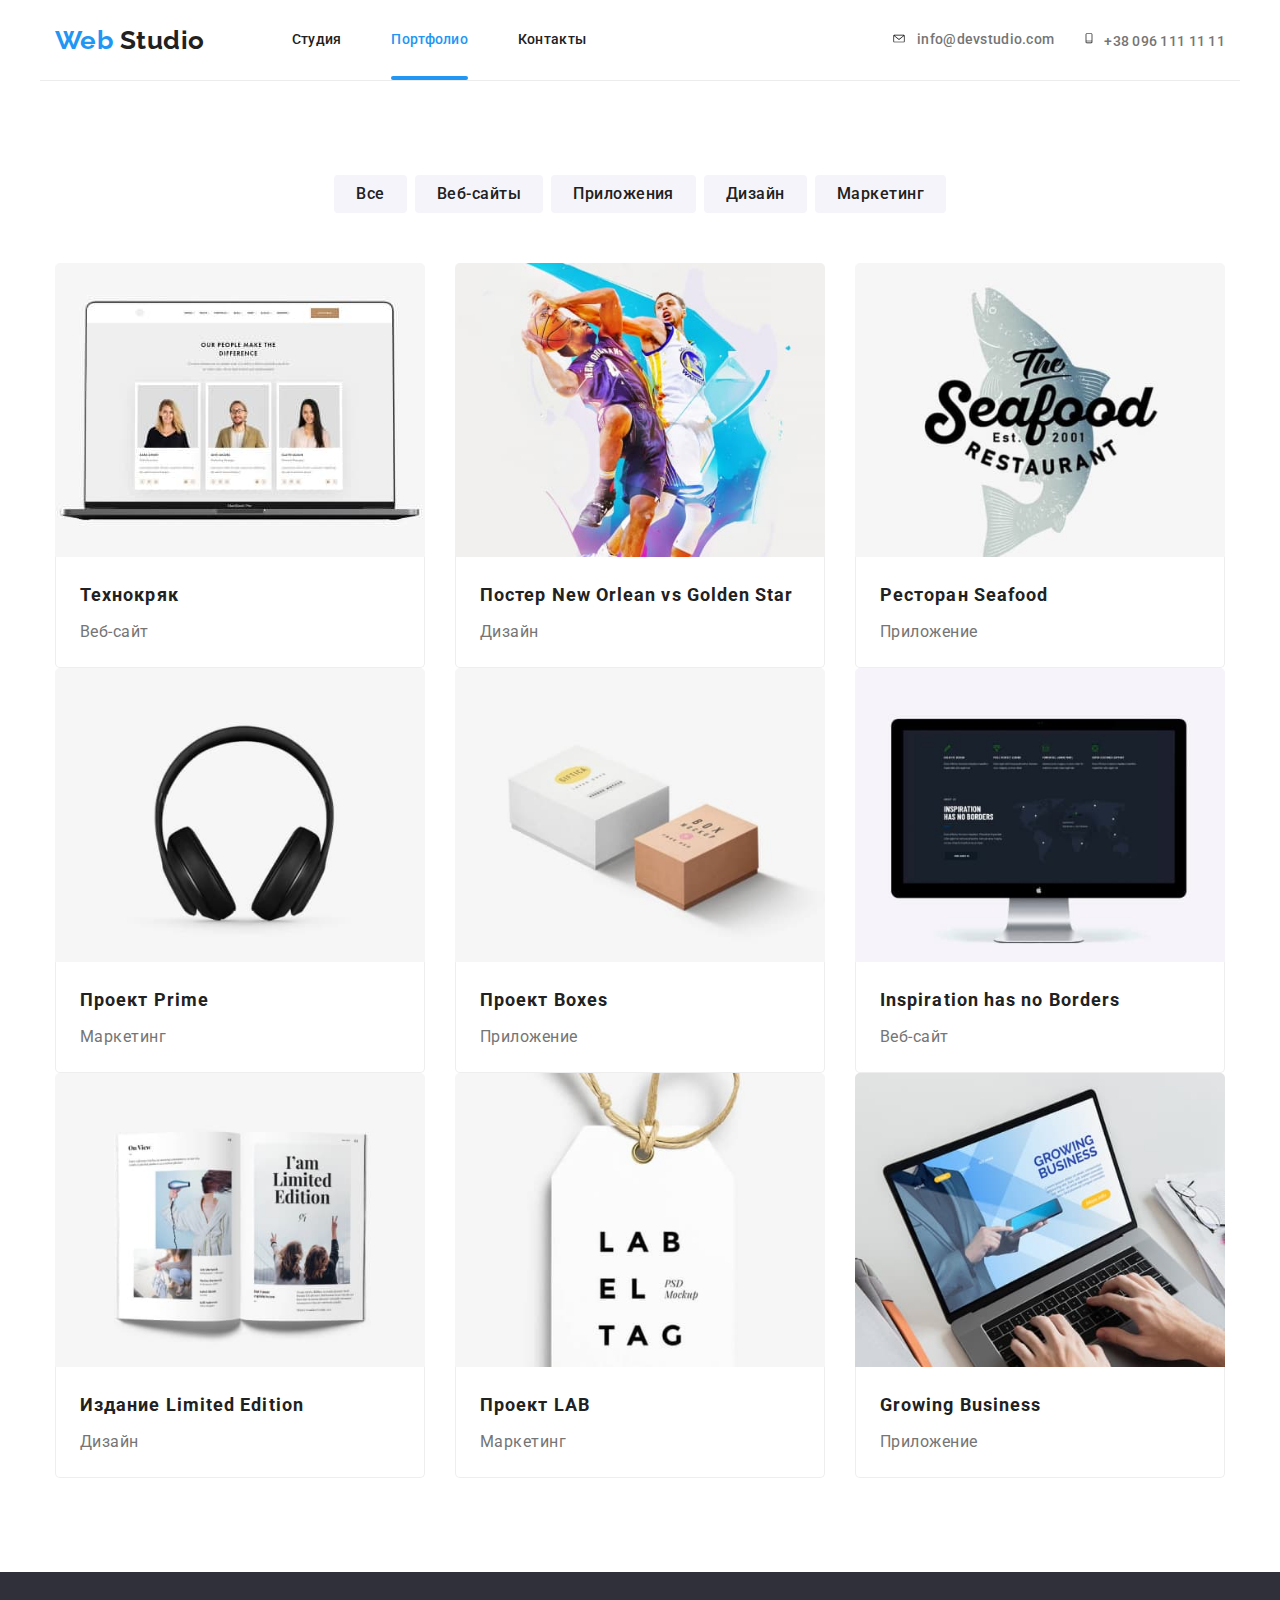
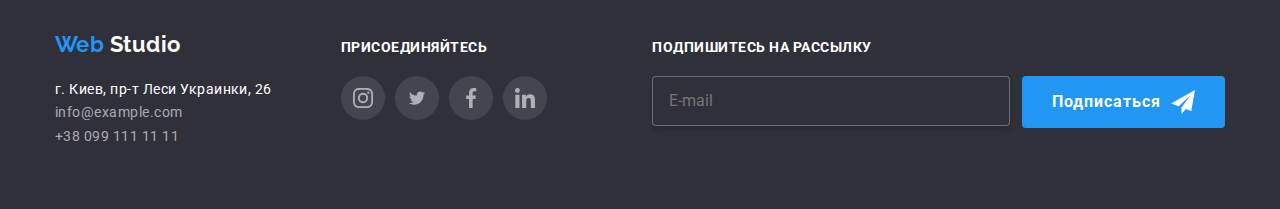
<file: portfolio.html>
<!DOCTYPE html>
<html lang="ru">
  <head>
    <meta charset="UTF-8" />
    <meta name="viewport" content="width=device-width, initial-scale=1.0" />
    <title>Студия</title>
    <link
      href="https://fonts.googleapis.com/css2?family=Raleway:wght@700&family=Roboto:wght@400;500;700;900&display=swap"
      rel="stylesheet"
    />
    <link
      rel="stylesheet"
      href="https://cdnjs.cloudflare.com/ajax/libs/modern-normalize/0.6.0/modern-normalize.min.css"
    />
    <link rel="stylesheet" href="./css/main.min.css" />
    <!-- <link rel="stylesheet" href="./css/styles.css" /> -->
  </head>

  <body>
    <header class="page-header">
      <div class="container">
        <nav class="main-nav">
          <a href="./index.html" class="logo up"
            >Web<span class="word"> Studio</span></a
          >
          <button
            type="button"
            class="menu-button"
            aria-expanded="false"
            data-menu-button
          >
            <svg
              width="40"
              height="40"
              aria-label="Переключатель мобильного меню"
            >
              <use
                class="icon-cross"
                href="./images-3/symbol-defs.svg#icon-cross"
              ></use>
              <use
                class="icon-menu"
                href="./images-3/symbol-defs.svg#icon-menu"
              ></use>
            </svg>
          </button>
          <div class="menu-container" data-menu>
            <ul class="site-nav list">
              <li class="item">
                <a href="./index.html" class="link">Студия</a>
              </li>
              <li class="item">
                <a href="#" class="link current">Портфолио</a>
              </li>
              <li class="item"><a href="#" class="link">Контакты</a></li>
            </ul>
            <ul class="contacts list">
              <li class="item mail">
                <a href="mailto:info@devstudio.com" class="link highlight">
                  <svg class="upper icons" width="16" height="11.2">
                    <use
                      href="./images-3/symbol-defs.svg#icon-envelope"
                    ></use></svg
                  >info@devstudio.com</a
                >
              </li>
              <li class="item">
                <a href="tel:+380961111111" class="link highlight">
                  <svg class="upper icons" width="10" height="15">
                    <use
                      href="./images-3/symbol-defs.svg#icon-mobile"
                    ></use></svg
                  >+38 096 111 11 11</a
                >
              </li>
            </ul>
          </div>
        </nav>
      </div>
    </header>
    <main>
      <section class="container section portfolio">
        <!-- скроем заголовок в CSS -->
        <h1 class="name visually-hidden">Наши проекты</h1>
        <ul class="variant list">
          <li class="push">
            <button type="button" class="button-items">Все</button>
          </li>
          <li class="push">
            <button type="button" class="button-items">Веб-сайты</button>
          </li>
          <li class="push">
            <button type="button" class="button-items">Приложения</button>
          </li>
          <li class="push">
            <button type="button" class="button-items">Дизайн</button>
          </li>
          <li class="push">
            <button type="button" class="button-items">Маркетинг</button>
          </li>
        </ul>
        <ul class="project list flex">
          <li class="element">
            <div class="thumb">
              <a href="#" class="img"
                ><img
                  class="project-img"
                  srcset="
                    ./images-3/technocryak.jpg    1x,
                    ./images-3/technocryak@2x.jpg 2x,
                    ./images-3/technocryak@3x.jpg 3x
                  "
                  src="./images-3/technocryak.jpg"
                  alt="Изображение веб-сайта Технокряк"
              /></a>
              <p class="text-inside">
                Технокряк это современная площадка распространения коронавируса.
                Компании используют эту платформу для цифрового шпионажа и атак
                на защищённые сервера конкурентов.
              </p>
            </div>
            <div class="card">
              <h2 class="project-title list">Технокряк</h2>
              <p class="text list">Веб-сайт</p>
            </div>
          </li>
          <li class="element">
            <div class="thumb">
              <a href="#" class="img"
                ><img
                  class="project-img"
                  srcset="
                    ./images-3/poster.jpg    1x,
                    ./images-3/poster@2x.jpg 2x,
                    ./images-3/poster@3x.jpg 3x
                  "
                  src="./images-3/poster.jpg"
                  alt="Изображение дизайна постера"
              /></a>
              <p class="text-inside">
                Технокряк это современная площадка распространения коронавируса.
                Компании используют эту платформу для цифрового шпионажа и атак
                на защищённые сервера конкурентов.
              </p>
            </div>
            <div class="card">
              <h2 class="project-title list">
                Постер New Orlean vs Golden Star
              </h2>
              <p class="text list">Дизайн</p>
            </div>
          </li>
          <li class="element">
            <div class="thumb">
              <a href="#" class="img"
                ><img
                  class="project-img"
                  srcset="
                    ./images-3/seafood.jpg    1x,
                    ./images-3/seafood@2x.jpg 2x,
                    ./images-3/seafood@3x.jpg 3x
                  "
                  src="./images-3/seafood.jpg"
                  alt="Изображение приложения для ресторана"
              /></a>
              <p class="text-inside">
                Технокряк это современная площадка распространения коронавируса.
                Компании используют эту платформу для цифрового шпионажа и атак
                на защищённые сервера конкурентов.
              </p>
            </div>
            <div class="card">
              <h2 class="project-title list">Ресторан Seafood</h2>
              <p class="text list">Приложение</p>
            </div>
          </li>
          <li class="element">
            <div class="thumb">
              <a href="#" class="img">
                <img
                  class="project-img"
                  srcset="
                    ./images-3/prime.jpg    1x,
                    ./images-3/prime@2x.jpg 2x,
                    ./images-3/prime@3x.jpg 3x
                  "
                  src="./images-3/prime.jpg"
                  alt="Изображение маркетингового проекта"
              /></a>
              <p class="text-inside">
                Технокряк это современная площадка распространения коронавируса.
                Компании используют эту платформу для цифрового шпионажа и атак
                на защищённые сервера конкурентов.
              </p>
            </div>
            <div class="card">
              <h2 class="project-title list">Проект Prime</h2>
              <p class="text list">Маркетинг</p>
            </div>
          </li>
          <li class="element">
            <div class="thumb">
              <a href="#" class="img"
                ><img
                  class="project-img"
                  srcset="
                    ./images-3/boxes.jpg    1x,
                    ./images-3/boxes@2x.jpg 2x,
                    ./images-3/boxes@3x.jpg 3x
                  "
                  src="./images-3/boxes.jpg"
                  alt="Изображение приложения Boxes"
              /></a>
              <p class="text-inside">
                Технокряк это современная площадка распространения коронавируса.
                Компании используют эту платформу для цифрового шпионажа и атак
                на защищённые сервера конкурентов.
              </p>
            </div>
            <div class="card">
              <h2 class="project-title list">Проект Boxes</h2>
              <p class="text list">Приложение</p>
            </div>
          </li>
          <li class="element">
            <div class="thumb">
              <a href="#" class="img"
                ><img
                  class="project-img"
                  srcset="
                    ./images-3/design.jpg    1x,
                    ./images-3/design@2x.jpg 2x,
                    ./images-3/design@3x.jpg 3x
                  "
                  src="./images-3/design.jpg"
                  alt="Изображение веб-сайта Inspiration has no Borders"
              /></a>
              <p class="text-inside">
                Технокряк это современная площадка распространения коронавируса.
                Компании используют эту платформу для цифрового шпионажа и атак
                на защищённые сервера конкурентов.
              </p>
            </div>
            <div class="card">
              <h2 class="project-title list">Inspiration has no Borders</h2>
              <p class="text list">Веб-сайт</p>
            </div>
          </li>
          <li class="element">
            <div class="thumb">
              <a href="#" class="img"
                ><img
                  class="project-img"
                  srcset="
                    ./images-3/limedition.jpg    1x,
                    ./images-3/limedition@2x.jpg 2x,
                    ./images-3/limedition@3x.jpg 3x
                  "
                  src="./images-3/limedition.jpg"
                  alt="Изображение для издания Limited Edition"
              /></a>
              <p class="text-inside">
                Технокряк это современная площадка распространения коронавируса.
                Компании используют эту платформу для цифрового шпионажа и атак
                на защищённые сервера конкурентов.
              </p>
            </div>
            <div class="card">
              <h2 class="project-title list">Издание Limited Edition</h2>
              <p class="text list">Дизайн</p>
            </div>
          </li>
          <li class="element">
            <div class="thumb">
              <a href="#" class="img"
                ><img
                  class="project-img"
                  srcset="
                    ./images-3/lab.jpg    1x,
                    ./images-3/lab@2x.jpg 2x,
                    ./images-3/lab@3x.jpg 3x
                  "
                  src="./images-3/lab.jpg"
                  alt="Изображение проекта LAB"
              /></a>
              <p class="text-inside">
                Технокряк это современная площадка распространения коронавируса.
                Компании используют эту платформу для цифрового шпионажа и атак
                на защищённые сервера конкурентов.
              </p>
            </div>
            <div class="card">
              <h2 class="project-title list">Проект LAB</h2>
              <p class="text list">Маркетинг</p>
            </div>
          </li>
          <li class="element">
            <div class="thumb">
              <a href="#" class="img"
                ><img
                  class="project-img"
                  srcset="
                    ./images-3/desktop.jpg    1x,
                    ./images-3/desktop@2x.jpg 2x,
                    ./images-3/desktop@3x.jpg 3x
                  "
                  src="./images-3/desktop.jpg"
                  alt="Изображение приложения Growing Business"
              /></a>
              <p class="text-inside">
                Технокряк это современная площадка распространения коронавируса.
                Компании используют эту платформу для цифрового шпионажа и атак
                на защищённые сервера конкурентов.
              </p>
            </div>
            <div class="card">
              <h2 class="project-title list">Growing Business</h2>
              <p class="text list">Приложение</p>
            </div>
          </li>
        </ul>
      </section>
    </main>
    <footer class="footer">
      <div class="container">
        <div class="united-sections">
          <div class="down bottom">
            <a href="#" class="logo">Web<span class="text"> Studio</span></a>
            <address class="address">
              г. Киев, пр-т Леси Украинки, 26
              <span class="contact"> info@example.com</span>
              <span class="contact phone">+38 099 111 11 11</span>
            </address>
          </div>
          <div class="slogan bottom">
            <div class="join">
              <b class="call">присоединяйтесь</b>
            </div>
            <ul class="social list">
              <li class="label">
                <!-- используем aria-label в ссылках для читалок -->
                <a href="#" class="social-link accent" aria-label="Instagram">
                  <svg class="icons" width="20" height="20">
                    <use
                      href="./images-3/symbol-defs.svg#icon-instagram"
                    ></use></svg
                ></a>
              </li>
              <li class="label">
                <a href="#" class="social-link accent" aria-label="Twitter"
                  ><svg class="icons" width="20" height="16.25">
                    <use
                      href="./images-3/symbol-defs.svg#icon-twitter"
                    ></use></svg
                ></a>
              </li>
              <li class="label">
                <a href="#" class="social-link accent" aria-label="Facebook"
                  ><svg class="icons" width="20" height="20">
                    <use
                      href="./images-3/symbol-defs.svg#icon-facebook"
                    ></use></svg
                ></a>
              </li>
              <li class="label">
                <a href="#" class="social-link accent" aria-label="LinkedIn"
                  ><svg class="icons" width="20" height="20">
                    <use
                      href="./images-3/symbol-defs.svg#icon-linkedin"
                    ></use></svg
                ></a>
              </li>
            </ul>
          </div>
        </div>
        <div>
          <div class="join">
            <b class="call">подпишитесь на рассылку</b>
          </div>
          <form class="footer-form">
            <label
              ><input
                type="email"
                class="footer-input"
                name="email"
                placeholder="E-mail"
            /></label>
            <button class="text button icon-send">
              Подписаться
              <svg class="plane" width="24" height="24">
                <use href="./images-3/symbol-defs.svg#icon-send"></use>
              </svg>
            </button>
          </form>
        </div>
        <!-- был удален после занятия №13 -->
        <!--    <div class="copy container">
                <p class="copyright">2020 | Developed by GoIT Students</p>
              </div> -->
      </div>
    </footer>
    <div class="backdrop is-hidden" data-modal>
      <div class="modal">
        <form class="form" autocomplete="off">
          <h2 class="title">Оставьте свои данные, мы вам перезвоним</h2>
          <label class="form-field"
            ><input
              type="text"
              class="form-input"
              name="name"
              placeholder=" " />
            <span class="form-label">Имя</span>
            <span class="form-icon">
              <svg width="18" height="18">
                <use href="./images-3/symbol-defs.svg#icon-person-name"></use>
              </svg> </span
          ></label>

          <label class="form-field"
            ><input type="tel" class="form-input" name="tel" placeholder=" " />
            <span class="form-label">Телефон</span>
            <span class="form-icon"
              ><svg width="18" height="18">
                <use
                  href="./images-3/symbol-defs.svg#icon-phone"
                ></use></svg></span
          ></label>

          <label class="form-field"
            ><input
              type="email"
              class="form-input"
              name="email"
              placeholder=" " />
            <span class="form-label">Почта</span>
            <span class="form-icon"
              ><svg width="18" height="18">
                <use
                  href="./images-3/symbol-defs.svg#icon-email"
                ></use></svg></span
          ></label>
          <label class="form-field comment">
            <textarea
              class="textarea"
              name="comment"
              placeholder=" "
            ></textarea>
            <span class="comment-label">Комментарий</span></label
          >
          <label class="form-field policy">
            <span>
              Соглашаюсь с рассылкой и принимаю
              <a href="#" class="agreement">Условия договора</a></span
            ><input type="checkbox" class="checkbox" name="policy" />
            <span class="checkbox-icon"></span
          ></label>
          <button type="submit" class="button send-form">
            Отправить
          </button>
        </form>
        <button class="close-button" data-modal-close>
          <svg width="11" height="11">
            <use href="./images-3/symbol-defs.svg#icon-close"></use>
          </svg>
        </button>
      </div>
    </div>
    <script src="./js/menu.js"></script>
  </body>
</html>
</file>
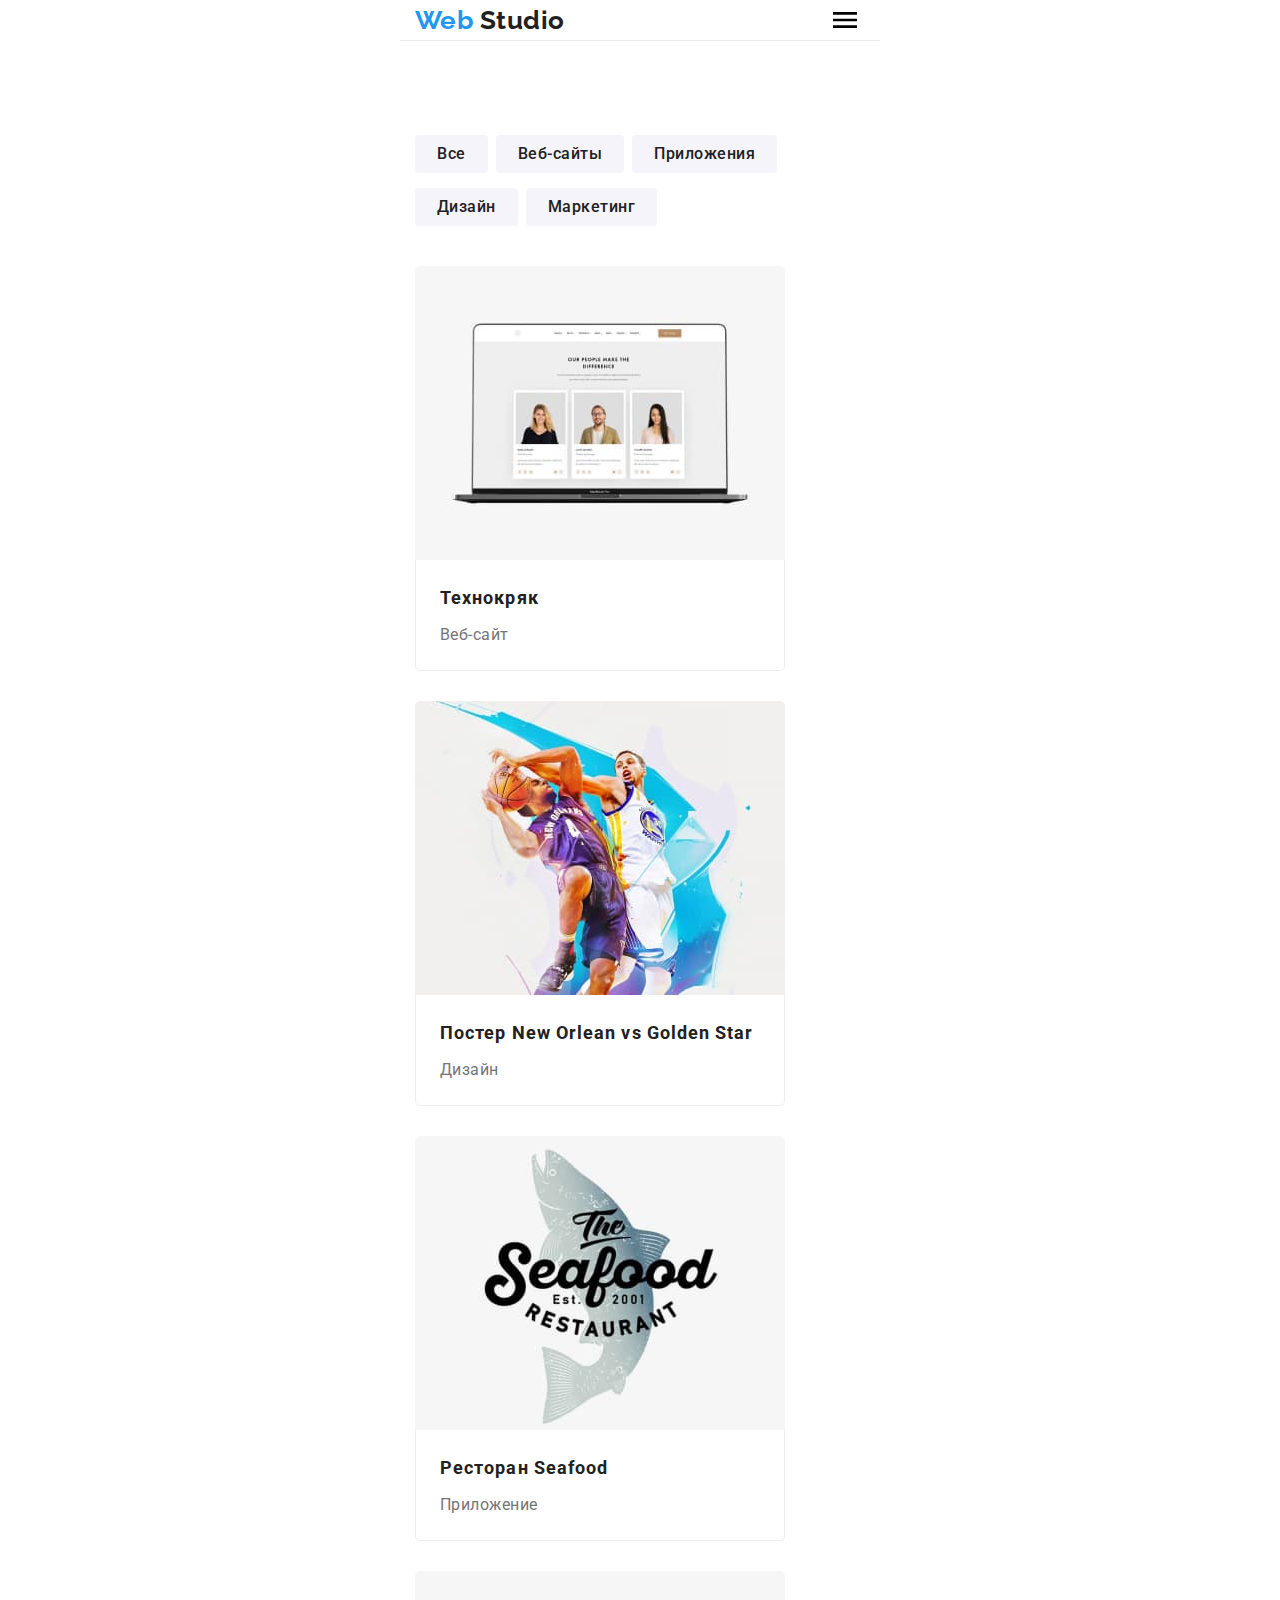
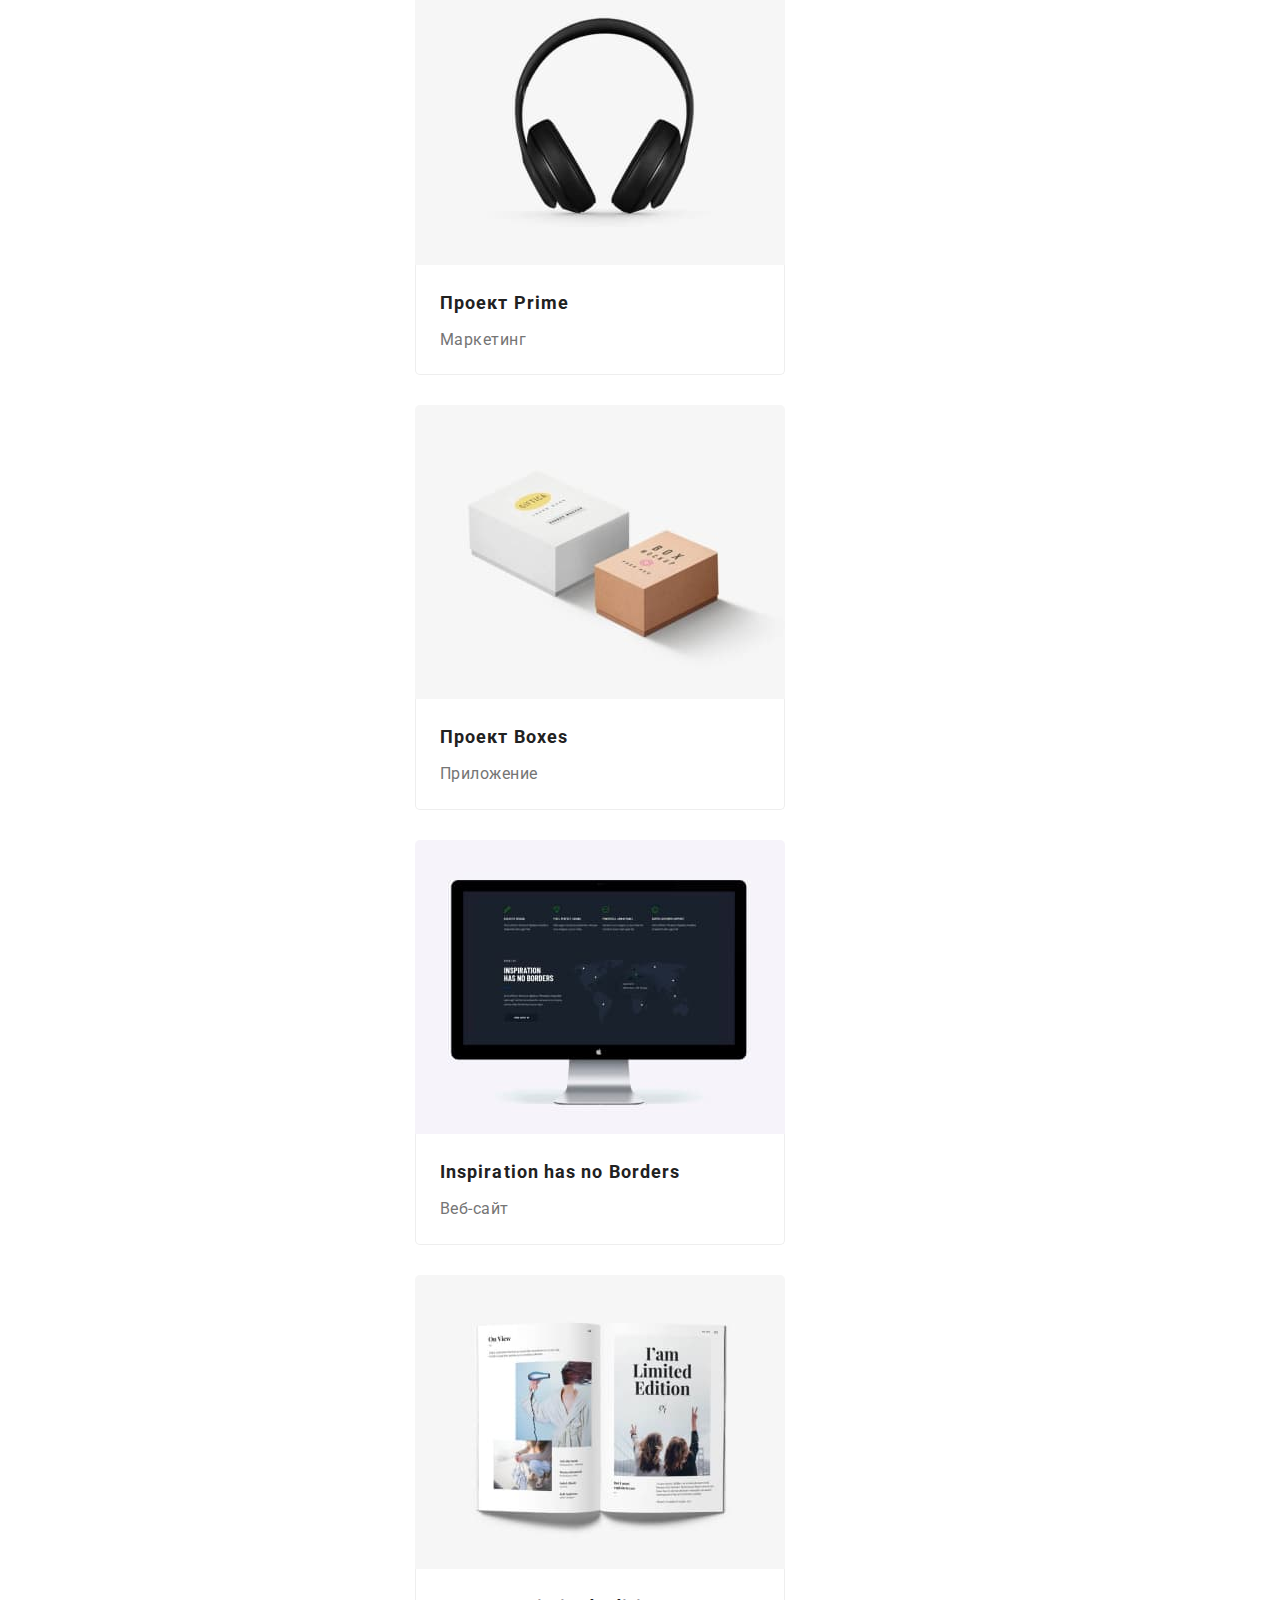
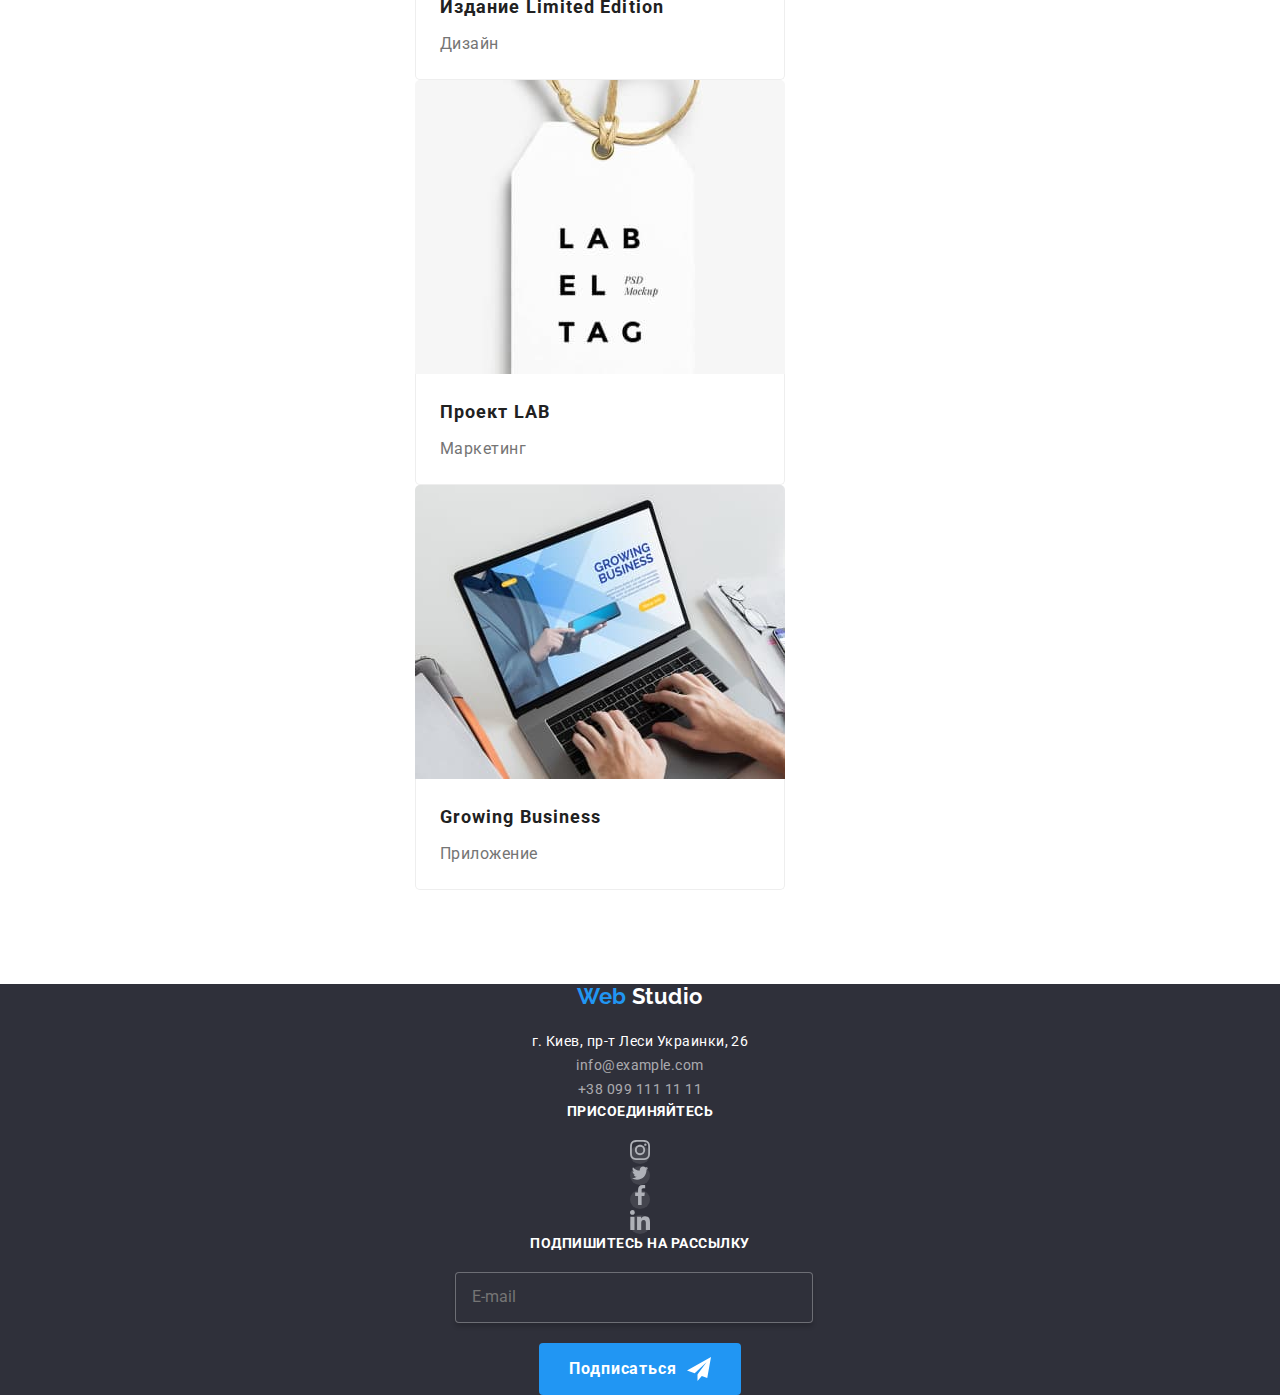
<file: maket-project/portfolio.html>
<!DOCTYPE html>
<html lang="ru">
  <head>
    <meta charset="UTF-8" />
    <meta name="viewport" content="width=device-width, initial-scale=1.0" />
    <title>Студия</title>
    <link
      href="https://fonts.googleapis.com/css2?family=Raleway:wght@700&family=Roboto:wght@400;500;700;900&display=swap"
      rel="stylesheet"
    />
    <link
      rel="stylesheet"
      href="https://cdnjs.cloudflare.com/ajax/libs/modern-normalize/0.6.0/modern-normalize.min.css"
    />
    <link rel="stylesheet" href="./css/main.min.css" />
    <!-- <link rel="stylesheet" href="./css/styles.css" /> -->
  </head>

  <body>
      <header>
        <div class="container">
          <!-- убрала класс main-nav -->
          <nav class="main-nav">
            <a href="./index.html" class="logo up">Web<span class="word"> Studio</span></a>
            <button type="button" class="menu-button">
              <svg width="40" height="40">
                <use class="icon-cross" href="./images/symbol-defs.svg#icon-cross"></use>
                <use class="icon-menu" href="./images/symbol-defs.svg#icon-menu"></use>
              </svg>
            </button>

      <!--   <ul class="contacts list">
          <li class="item">
            <a href="mailto:info@devstudio.com" class="link highlight">
              <svg class="upper icons" width="16" height="11.2">
                <use href="./images/symbol-defs.svg#icon-envelope"></use></svg
              >info@devstudio.com</a
            >
          </li>
          <li class="item">
            <a href="tel:+380961111111" class="link highlight">
              <svg class="upper icons" width="10" height="15">
                <use href="./images/symbol-defs.svg#icon-mobile"></use></svg
              >+38 096 111 11 11</a
            >
          </li>
        </ul> -->
      </div>
    </header>
    <main>
      <section class="container section portfolio">
        <!-- скроем заголовок в CSS -->
        <h1 class="name visually-hidden">Наши проекты</h1>
        <ul class="variant list">
          <li class="push">
            <button type="button" class="button-items">Все</button>
          </li>
          <li class="push">
            <button type="button" class="button-items">Веб-сайты</button>
          </li>
          <li class="push">
            <button type="button" class="button-items">Приложения</button>
          </li>
          <li class="push">
            <button type="button" class="button-items">Дизайн</button>
          </li>
          <li class="push">
            <button type="button" class="button-items">Маркетинг</button>
          </li>
        </ul>
        <ul class="project list flex">
          <li class="element">
            <div class="thumb">
              <a href="#" class="img"
                ><img class="project-img"
                  src="./images/technocryak.jpg"
                  alt=""
                  width="370"
                  height="294"
              /></a>
              <p class="text-inside">
                Технокряк это современная площадка распространения коронавируса.
                Компании используют эту платформу для цифрового шпионажа и атак
                на защищённые сервера конкурентов.
              </p>
            </div>
            <div class="card">
              <h2 class="project-title list">Технокряк</h2>
              <p class="text list">Веб-сайт</p>
            </div>
          </li>
          <li class="element">
            <div class="thumb">
              <a href="#" class="img"
                ><img class="project-img" src="./images/poster.jpg" alt="" width="370" height="294"
              /></a>
              <p class="text-inside">
                Технокряк это современная площадка распространения коронавируса.
                Компании используют эту платформу для цифрового шпионажа и атак
                на защищённые сервера конкурентов.
              </p>
            </div>
            <div class="card">
              <h2 class="project-title list">
                Постер New Orlean vs Golden Star
              </h2>
              <p class="text list">Дизайн</p>
            </div>
          </li>
          <li class="element">
            <div class="thumb">
              <a href="#" class="img"
                ><img class="project-img"
                  src="./images/seafood.jpg"
                  alt=""
                  width="370"
                  height="294"
              /></a>
              <p class="text-inside">
                Технокряк это современная площадка распространения коронавируса.
                Компании используют эту платформу для цифрового шпионажа и атак
                на защищённые сервера конкурентов.
              </p>
            </div>
            <div class="card">
              <h2 class="project-title list">Ресторан Seafood</h2>
              <p class="text list">Приложение</p>
            </div>
          </li>
          <li class="element">
            <div class="thumb">
              <a href="#" class="img"
                ><img class="project-img" src="./images/prime.jpg" alt="" width="370" height="294"
              /></a>
              <p class="text-inside">
                Технокряк это современная площадка распространения коронавируса.
                Компании используют эту платформу для цифрового шпионажа и атак
                на защищённые сервера конкурентов.
              </p>
            </div>
            <div class="card">
              <h2 class="project-title list">Проект Prime</h2>
              <p class="text list">Маркетинг</p>
            </div>
          </li>
          <li class="element">
            <div class="thumb">
              <a href="#" class="img"
                ><img class="project-img" src="./images/boxes.jpg" alt="" width="370" height="294"
              /></a>
              <p class="text-inside">
                Технокряк это современная площадка распространения коронавируса.
                Компании используют эту платформу для цифрового шпионажа и атак
                на защищённые сервера конкурентов.
              </p>
            </div>
            <div class="card">
              <h2 class="project-title list">Проект Boxes</h2>
              <p class="text list">Приложение</p>
            </div>
          </li>
          <li class="element">
            <div class="thumb">
              <a href="#" class="img"
                ><img class="project-img" src="./images/design.jpg" alt="" width="370" height="294"
              /></a>
              <p class="text-inside">
                Технокряк это современная площадка распространения коронавируса.
                Компании используют эту платформу для цифрового шпионажа и атак
                на защищённые сервера конкурентов.
              </p>
            </div>
            <div class="card">
              <h2 class="project-title list">Inspiration has no Borders</h2>
              <p class="text list">Веб-сайт</p>
            </div>
          </li>
          <li class="element">
            <div class="thumb">
              <a href="#" class="img"
                ><img class="project-img"
                  src="./images/limedition.jpg"
                  alt=""
                  width="370"
                  height="294"
              /></a>
              <p class="text-inside">
                Технокряк это современная площадка распространения коронавируса.
                Компании используют эту платформу для цифрового шпионажа и атак
                на защищённые сервера конкурентов.
              </p>
            </div>
            <div class="card">
              <h2 class="project-title list">Издание Limited Edition</h2>
              <p class="text list">Дизайн</p>
            </div>
          </li>
          <li class="element">
            <div class="thumb">
              <a href="#" class="img"
                ><img class="project-img" src="./images/lab.jpg" alt="" width="370" height="294"
              /></a>
              <p class="text-inside">
                Технокряк это современная площадка распространения коронавируса.
                Компании используют эту платформу для цифрового шпионажа и атак
                на защищённые сервера конкурентов.
              </p>
            </div>
            <div class="card">
              <h2 class="project-title list">Проект LAB</h2>
              <p class="text list">Маркетинг</p>
            </div>
          </li>
          <li class="element">
            <div class="thumb">
              <a href="#" class="img"
                ><img class="project-img"
                  src="./images/desktop.jpg"
                  alt=""
                  width="370"
                  height="294"
              /></a>
              <p class="text-inside">
                Технокряк это современная площадка распространения коронавируса.
                Компании используют эту платформу для цифрового шпионажа и атак
                на защищённые сервера конкурентов.
              </p>
            </div>
            <div class="card">
              <h2 class="project-title list">Growing Business</h2>
              <p class="text list">Приложение</p>
            </div>
          </li>
        </ul>
      </section>
    </main>
    <footer>
      <div class="footer">
        <div class="down">
          <a href="#" class="logo">Web<span class="text"> Studio</span></a>
          <address class="address">
            г. Киев, пр-т Леси Украинки, 26
            <span class="contacts">
              info@example.com <br />+38 099 111 11 11</span
            >
          </address>
        </div>
        <div class="slogan">
          <div class="join">
            <b class="call">присоединяйтесь</b>
          </div>
          <ul class="list">
            <li class="label">
              <!-- используем aria-label в ссылках для читалок -->
              <a href="#" class="social-link accent" aria-label="Instagram">
                <svg class="icons" width="20" height="20">
                  <use
                    href="./images/symbol-defs.svg#icon-instagram"
                  ></use></svg
              ></a>
            </li>
            <li class="label">
              <a href="#" class="social-link accent" aria-label="Twitter"
                ><svg class="icons" width="20" height="16.25">
                  <use href="./images/symbol-defs.svg#icon-twitter"></use></svg
              ></a>
            </li>
            <li class="label">
              <a href="#" class="social-link accent" aria-label="Facebook"
                ><svg class="icons" width="20" height="20">
                  <use href="./images/symbol-defs.svg#icon-facebook"></use></svg
              ></a>
            </li>
            <li class="label">
              <a href="#" class="social-link accent" aria-label="LinkedIn"
                ><svg class="icons" width="20" height="20">
                  <use href="./images/symbol-defs.svg#icon-linkedin"></use></svg
              ></a>
            </li>
          </ul>
        </div>
        <div>
          <div class="join">
            <b class="call">подпишитесь на рассылку</b>
          </div>
          <form class="footer-form">
            <label
              ><input
                type="email"
                class="footer-input"
                name="email"
                placeholder="E-mail"
            /></label>
            <button class="text button icon-send">
              Подписаться
              <svg class="plane" width="24" height="24">
                <use href="./images/symbol-defs.svg#icon-send"></use>
              </svg>
            </button>
          </form>
        </div>
      </div>
      <!-- был удален после занятия №13 -->
      <!--    <div class="copy container">
            <p class="copyright">2020 | Developed by GoIT Students</p>
          </div> -->
    </footer>
  </body>
</html>
</file>
<file: css/styles.css>
:root {
  --primary-text-color: #757575;
  --title-text-color: #212121;
  --button-text-color: #ffffff;
  --accent-color: #2196f3;
  --primary-bg-color: #ffffff;
  --secondary-bg-color: #f5f4fa;
  --white-text-color: #ffffff;
  --second-portfolio-bg-color: rgba(33, 150, 243, 0.9);
  --footer-bg-color: #2f303a;
}

body {
  background-color: var(--primary-bg-color);
  color: var(--primary-text-color);
  font-family: Roboto, sans-serif;
  font-weight: 400;
  letter-spacing: 0.03em;
}

h1,
h2,
h3,
h4,
h5,
h6 {
  color: var(--title-text-color);

  font-weight: 700;
}

/* здесь храним стили для сброса стилей элемента */
.list {
  list-style: none;
  padding: 0;
  margin: 0;
}

/* цвет основного текста серый #757575 */
/* вторичный цвет текста чёрный #212121 */
/* белый #FFFFFF */
/* акцент #2196F3 */
/* акцент подвал rgba(255, 255, 255, 0.6) */
/* акцент подвал rgba(255, 255, 255, 0.4) */

/* основной цвет фона #E5E5E5
вторичный цвет фона #F5F4FA
акцент шапка фон #FFFFFF */

.container {
  width: 1200px;
  padding-left: 15px;
  padding-right: 15px;
  margin-left: auto;
  margin-right: auto;
}
/* этот класс-img создан для того чтобы избавиться от нижнего марджина картинка в 4px*/
img {
  display: block;
  max-width: 100%;
  height: auto;
}

.visually-hidden {
  position: absolute;
  width: 1px;
  height: 1px;
  margin: -1px;
  border: 0px;
  padding: 0px;
  clip: rect(0 0 0 0);
  overflow: hidden;
}

.main-nav {
  display: flex;
  align-items: center;
}
.section {
  padding-top: 94px;
  padding-bottom: 94px;
}

.logo {
  color: var(--accent-color);
  text-decoration: none;

  font-family: Raleway, sans-serif;
  font-weight: 700;
  font-size: 26px;
  line-height: 1.19;
}

.up {
  display: block;
  margin-right: 86px;
}
.logo .word {
  color: var(--title-text-color);
}

/* для лого в футере */
.logo .text {
  color: var(--white-text-color);
}
.site-nav {
  display: flex;
}
/* задать всем, кроме последнего ребёнка 
.site-nav .item:not(:last-child) {
  margin-right: 50px;
} */
.site-nav .item + .item {
  margin-left: 50px;
}
.site-nav .link,
.contacts .link {
  transition: color 250ms cubic-bezier(0.4, 0, 0.2, 1);

  font-weight: 500;
  font-size: 14px;
  line-height: 1.14;
  letter-spacing: 0.02em;
}

.site-nav .link {
  color: var(--title-text-color);
  display: block;
  padding-top: 32px;
  padding-bottom: 32px;
}
.site-nav .link.current {
  color: var(--accent-color);
}
.link.current {
  position: relative;
}
.link.current::after {
  content: '';
  display: block;
  background-color: var(--accent-color);
  width: 100%;
  height: 4px;
  position: absolute;
  bottom: 0;
  border-radius: 2px;
}

.contacts {
  display: flex;
  margin-left: auto;
}
.contacts .item + .item {
  margin-left: 30px;
}

.contacts .link {
  display: flex;
  align-items: center;

  color: var(--primary-text-color);
}
.link:hover,
.link:focus {
  color: var(--accent-color);
}
.link {
  text-decoration: none;
}
.item .highlight:hover,
.item .highlight:focus {
  fill: var(--accent-color);
}
.upper.icons {
  margin-right: 10px;
}
.overlay {
  display: block;
  padding: 200px 452px;
  max-width: 1600px;
  min-height: 600px;
  margin-left: auto;
  margin-right: auto;
  background-image: linear-gradient(
      rgba(47, 48, 58, 0.8),
      rgba(47, 48, 58, 0.8)
    ),
    url('../images/header.jpg');
  /* установлен background-color: #757575; для того, чтобы видно было 
   наш белый hero-title в случае, если не загрузится CSS-фоновая картинка под текстом */
  background-color: #757575;
  background-repeat: no-repeat;
  background-size: cover;
}

.hero {
  text-align: center;
}

.hero-title {
  margin-top: 0;
  margin-bottom: 40px;
  color: var(--white-text-color);

  font-weight: 900;
  font-size: 44px;
  line-height: 1.36;

  letter-spacing: 0.06em;
  text-transform: uppercase;
}
.hero .button {
  font-weight: 700;
}
.pluses {
  display: flex;
}
.border {
  border-bottom: 1px solid #ececec;
}
.container .title {
  margin: 0;
  padding: 0;
}
.text {
  margin: 0;
  padding: 0;
}
.list .text {
  font-size: 14px;
  line-height: 1.71;
}
.subtitle {
  margin: 0;
  padding: 0;

  font-size: 14px;
  line-height: 1.14;
  text-transform: uppercase;
}

.pluses .subtitle {
  margin-bottom: 10px;
}

.option:not(:last-child) {
  margin-right: 30px;
}
/* .pluses .option + .option {
  margin-left: 30px;
} */
.pluses .text {
  width: 270px;
}
.icon {
  display: inline-flex;
  width: 270px;
  height: 120px;
  justify-content: center;
  align-items: center;
  background-color: var(--secondary-bg-color);
  margin-bottom: 30px;
  border-radius: 4px;
}
.projects {
  display: flex;
  z-index: 0;
}

.projects .unit {
  position: relative;
}
.apps {
  position: absolute;
  bottom: 0;
  left: 0;

  width: 100%;
  padding: 27px 0px;
  background-color: rgba(47, 48, 58, 0.8);
  text-align: center;
}

.projects .unit:not(:last-child) {
  margin-right: 30px;
}
.projects .subtitle {
  color: var(--white-text-color);
}

.button {
  display: inline-block;
  padding: 10px 32px;
  border-radius: 4px;
  border: 1px solid transparent;
  min-width: 200px;

  background-color: var(--accent-color);
  color: var(--button-text-color);

  font-family: inherit;
  font-size: 16px;
  line-height: 1.87;
  text-align: center;
  letter-spacing: 0.06em;

  text-decoration: none;
}

.team {
  text-align: center;
  background-color: var(--secondary-bg-color);

  font-size: 16px;
  line-height: 1.19;
}
.team .list {
  display: flex;
  justify-content: space-evenly;
}
.member:not(:last-child) {
  margin-right: 30px;
}
.team .member {
  background-color: var(--primary-bg-color);
  box-shadow: 0px 2px 1px rgba(0, 0, 0, 0.2), 0px 1px 1px rgba(0, 0, 0, 0.14),
    0px 1px 3px rgba(0, 0, 0, 0.12);
}
.inside {
  padding: 30px 32px 24px;
}

.social-link {
  fill: #afb1b8;
  display: flex;
  justify-content: center;
  align-items: center;
  width: 44px;
  height: 44px;
  border-radius: 50%;
}

.social-link:hover,
.social-link:focus {
  background-color: var(--accent-color);
  fill: var(--white-text-color);
}
.icons {
  transition: background-color 250ms cubic-bezier(0.4, 0, 0.2, 1),
    fill 250ms cubic-bezier(0.4, 0, 0.2, 1);
}
.section-title {
  padding: 0;
  margin: 0;
  margin-bottom: 50px;

  font-size: 36px;
  line-height: 1.17;
  text-align: center;
}

.section-subtitle {
  margin: 0;
  margin-bottom: 10px;

  font-weight: 500;
}

.team .item {
  margin: 0px 0px 16px;
}
.clients .list {
  display: flex;
  justify-content: space-between;
}
.pic {
  display: flex;
  justify-content: center;
  align-items: center;
  width: 170px;
  height: 90px;
  border: 1px solid #afb1b8;
  border-radius: 4px;

  transition: border-color 250ms cubic-bezier(0.4, 0, 0.2, 1);
}

.link-client {
  fill: #afb1b8;
}

.pic:hover,
.pic:focus {
  border-color: var(--accent-color);
  cursor: pointer;
}
.pic:hover .link-client,
.pic:focus .link-client {
  fill: var(--accent-color);
}
.icon-client {
  transition: fill 250ms cubic-bezier(0.4, 0, 0.2, 1);
}

.footer {
  display: flex;
  justify-content: space-between;
  align-items: baseline;
  padding-top: 48px;
  background-color: var(--footer-bg-color);
}

.down .logo {
  display: block;
  margin-bottom: 10px;

  font-size: 22px;
  line-height: 1.18;
}

.address > .contacts {
  color: rgba(255, 255, 255, 0.6);
}
.address {
  color: var(--white-text-color);

  font-style: normal;
  font-size: 14px;
  line-height: 1.71;
}
.down {
  margin-bottom: 28px;
}
.call {
  color: var(--white-text-color);

  font-size: 14px;
  line-height: 1.14;

  text-transform: uppercase;
}
.footer-input {
  width: 358px;
  padding: 15px 16px;
  margin-right: 12px;
}
.label:not(:last-child) {
  margin-right: 10px;
}
.slogan .list {
  display: flex;
}
.join {
  margin-bottom: 20px;
}
.social-link.accent {
  background-color: rgba(255, 255, 255, 0.1);
}
.social-link.accent:hover,
.social-link.accent:focus {
  background-color: var(--accent-color);
}
.text.button {
  font-weight: 900;
}
/* .block {
  display: block;
} */
.footer-form {
  display: flex;
}
.button.icon-send {
  display: flex;
  align-items: center;
}
.icon-send .plane {
  margin-left: 10px;
}
.copy {
  background-color: var(--footer-bg-color);
}
.copyright {
  margin: 0;
  padding: 18px 0px 21px;
  border-top: 1px solid rgba(255, 255, 255, 0.1);

  color: rgba(255, 255, 255, 0.4);

  font-size: 12px;
  line-height: 2;
  text-align: center;
}
/*  */
/*  */
/*  */
/*  */
/*  */
/* МОДАЛЬНОЕ ОКНО */
.backdrop {
  position: fixed;
  background-color: rgba(0, 0, 0, 0.2);
  top: 0;
  left: 0;

  width: 100%;
  height: 100%;
  z-index: 1;
}
.backdrop.is-hidden {
  visibility: hidden;
  opacity: 0;
  pointer-events: none;
}
.modal {
  position: absolute;
  /*   min-width: 528px;
  min-height: 581px; */
  left: 50%;
  top: 50%;
  transform: translate(-50%, -50%);
  padding: 40px;
  background-color: #ffffff;
  box-shadow: 0px 2px 1px rgba(0, 0, 0, 0.2), 0px 1px 1px rgba(0, 0, 0, 0.14),
    0px 1px 3px rgba(0, 0, 0, 0.12);
  border-radius: 4px;
}
.form .title {
  margin: 0;
  margin-bottom: 30px;
  font-size: 20px;
  line-height: 1.15;
  text-align: center;
}
.form-field {
  position: relative;
  display: flex;
  flex-direction: column;
  font-size: 14px;
  line-height: 1.14;
  letter-spacing: 0.01em;
  color: var(--primary-text-color);
  margin-bottom: 28px;
}
.form-label {
  position: absolute;
  top: 50%;
  left: 42px;
  transform: translateY(-50%);
}
.form-input {
  border: 1px solid rgba(33, 33, 33, 0.2);
  border-radius: 4px;
}
.form-input:focus/* ,
.form-input:not(:placeholder-shown) */ {
  outline-color: var(--accent-color);
  /* border-color: var(--accent-color); */
}
.comment {
  width: 100%;
  padding: 12px 16px;
  margin-bottom: 20px;
  border: 1px solid rgba(33, 33, 33, 0.2);
  border-radius: 4px;
}
.comment:focus {
  outline-color: var(--accent-color);
}
.form-field:focus-within > .form-label,
.form-input:not(:placeholder-shown) + .form-label {
  color: var(--accent-color);
  transform: translate(-25px, -44px);
}

.form-icon {
  position: absolute;
  top: 50%;
  left: 16px;
  transform: translateY(-50%);
}
.form-field:focus-within > .form-icon {
  fill: var(--accent-color);
}
textarea {
  resize: none;
  color: var(--primary-text-color);
}
.form-field.policy {
  display: flex;
  flex-direction: row;
  justify-content: center;
  align-items: center;
  text-align: center;

  margin-bottom: 30px;
  margin-right: auto;
  margin-left: auto;
}
.agreement {
  color: var(--accent-color);
}
.checkbox {
  position: absolute;
  width: 1px;
  height: 1px;
  margin: -1px;
  border: 0px;
  padding: 0px;
  clip: rect(0 0 0 0);
  overflow: hidden;
}
.checkbox-icon {
  position: absolute;
  top: 0;
  left: 0;
  display: block;
  width: 15px;
  height: 15px;
  border: 1px solid #212121;
  border-radius: 2px;
  margin-right: 8px;
}
.checkbox:checked + .checkbox-icon {
  border-color: var(--accent-color);
  background-color: var(--accent-color);
  background-image: url('../images/check.svg');
  background-size: contain;
  background-origin: border-box;
}
.button.send-form {
  display: flex;
  justify-content: center;
  margin-right: auto;
  margin-left: auto;
}

.form-field input {
  margin: 0;
  padding: 12px 42px;
}
.close-button {
  position: absolute;
  fill: #000000;
  width: 30px;
  height: 30px;
  top: -2%;
  right: -2%;

  background-color: #ffffff;

  border-radius: 50%;
  border: none;

  box-shadow: 0px 2px 1px rgba(0, 0, 0, 0.2), 0px 1px 1px rgba(0, 0, 0, 0.14),
    0px 1px 3px rgba(0, 0, 0, 0.12);
  cursor: pointer;
}
/*  */

/*  */

/*  */

/*  */
/* Стили для страницы Portfolio */
.portfolio {
  border-top: 1px solid #ececec;
}
.button-items {
  padding: 6px 22px;
  border: none;
  cursor: pointer;
  min-width: 73px;
  border-radius: 4px;
  background-color: var(--secondary-bg-color);
  color: var(--title-text-color);

  transition: background-color 250ms cubic-bezier(0.4, 0, 0.2, 1),
    color 250ms cubic-bezier(0.4, 0, 0.2, 1);

  font-family: inherit;
  font-weight: 500;
  font-size: 16px;
  line-height: 1.62;
  letter-spacing: 0.03em;
}
.button-items:hover,
.button-items:focus {
  background-color: var(--accent-color);
  color: var(--button-text-color);
}
.variant {
  display: flex;
  justify-content: center;
  margin-bottom: 50px;
}
.push:not(:last-child) {
  margin-right: 8px;
}

.flex {
  display: flex;
  flex-wrap: wrap;
}
.element {
  display: block;
  border-top-left-radius: 5px;
  border-top-right-radius: 5px;
  overflow: hidden;
}
.flex .element {
  width: 370px;
  margin-right: 30px;
  margin-bottom: 30px;

  transition: box-shadow 250ms cubic-bezier(0.4, 0, 0.2, 1);
}
.flex .element:hover,
.flex .element:focus {
  box-shadow: 1px 4px 6px rgba(0, 0, 0, 0.16), 0px 4px 4px rgba(0, 0, 0, 0.06),
    0px 1px 1px rgba(0, 0, 0, 0.12);
  cursor: pointer;
}
.flex .element:nth-child(3n) {
  margin-right: 0;
}
.flex .element:nth-last-child(-n + 3) {
  margin-bottom: 0;
}
.container .name {
  margin: 0;
}
.card {
  padding: 20px 24px;
  border-bottom: 1px solid #eeeeee;
  border-left: 1px solid #eeeeee;
  border-right: 1px solid #eeeeee;
  border-bottom-left-radius: 5px;
  border-bottom-right-radius: 5px;
}

.project-title {
  margin-bottom: 4px;
  font-size: 18px;
  line-height: 2;

  letter-spacing: 0.06em;
}

.project .list {
  background-color: var(--primary-bg-color);
}

.project .text {
  font-size: 16px;
  line-height: 1.87;
}

.thumb {
  position: relative;
  overflow: hidden;
}
.project .text-inside {
  position: absolute;
  top: 0;
  left: 0;
  width: 100%;
  height: 100%;
  margin: 0;

  transform: translateY(100%);
  transition: transform 250ms cubic-bezier(0.4, 0, 0.2, 1);

  padding: 63px 24px;
  color: var(--white-text-color);
  background-color: rgba(33, 150, 243, 0.9);

  font-size: 18px;
  line-height: 1.56;
}
.project .element:hover .text-inside,
.project .element:focus .text-inside {
  transform: translateY(0%);
}
</file>
<file: css/main.min.css>
body{background-color:#fff;color:#757575;font-family:Roboto,sans-serif;font-weight:400;letter-spacing:0.03em}h1,h2,h3,h4,h5,h6{color:#212121;font-weight:700}.list{list-style:none;padding:0;margin:0}.visually-hidden{position:absolute;width:1px;height:1px;margin:-1px;border:0px;padding:0px;clip:rect(0 0 0 0);overflow:hidden}.container{padding-left:15px;padding-right:15px;margin-left:auto;margin-right:auto}@media screen and (min-width: 480px){.container{width:480px}}@media screen and (min-width: 768px){.container{width:768px}}@media screen and (min-width: 1200px){.container{width:1200px}}@media screen and (max-width: 1199px){.section{padding-top:60px;padding-bottom:60px}}@media screen and (min-width: 1200px){.section{padding-top:94px;padding-bottom:94px}}.logo{text-decoration:none;font-family:Raleway,sans-serif;font-weight:700}@media screen and (max-width: 1199px){.logo{font-size:24px;line-height:1.17}}@media screen and (min-width: 1200px){.logo{font-size:26px;line-height:1.19}}.up{display:block}.logo{color:#2196f3}.logo .word{color:#212121}.logo .text{color:#fff}.page-header{position:relative}.main-nav{display:-webkit-box;display:-ms-flexbox;display:flex;-webkit-box-align:center;-ms-flex-align:center;align-items:center;-webkit-box-pack:justify;-ms-flex-pack:justify;justify-content:space-between}.menu-button{display:-webkit-box;display:-ms-flexbox;display:flex;margin:0;padding:0;border:none;background-color:transparent}@media screen and (min-width: 768px){.menu-button{display:none}}.menu-button .icon-cross{display:none}.icon-menu:hover,.icon-menu:focus,.icon-cross:hover,.icon-cross:focus{fill:#2196f3}.menu-button.is-open .icon-cross{display:block}.menu-button.is-open .icon-menu{display:none}.menu-container{background-color:#fff;z-index:1}.menu-container.is-open{display:block;text-align:center}@media screen and (max-width: 767px){.menu-container{padding:60px 0px}}@media screen and (max-width: 767px){.menu-container{display:none;position:absolute;top:100%;left:0;height:393px;width:100%;-webkit-box-shadow:0px 1px 3px rgba(0,0,0,0.16),0px 2px 4px rgba(0,0,0,0.08),0px 4px 8px rgba(0,0,0,0.04);box-shadow:0px 1px 3px rgba(0,0,0,0.16),0px 2px 4px rgba(0,0,0,0.08),0px 4px 8px rgba(0,0,0,0.04)}}@media screen and (min-width: 768px){.menu-container{display:-webkit-box;display:-ms-flexbox;display:flex}}.link{-webkit-transition:color 250ms cubic-bezier(0.4, 0, 0.2, 1);transition:color 250ms cubic-bezier(0.4, 0, 0.2, 1);text-decoration:none;font-family:Roboto,sans-serif;font-weight:500;letter-spacing:0.02em}@media screen and (max-width: 767px){.link{font-size:18px;line-height:1.17}}.site-nav .link:hover,.site-nav .link:focus,.contacts .link:hover,.contacts .link:focus{color:#2196f3}.site-nav .link{color:#212121}@media screen and (max-width: 767px){.site-nav .link{display:inline-block;text-align:center}}@media screen and (min-width: 768px){.site-nav .link{display:block;font-size:14px;line-height:1.14;padding-top:32px;padding-bottom:32px}}.site-nav .link.current{color:#2196f3}.link.current{position:relative}.link.current::after{content:'';display:block;background-color:#2196f3;width:100%;height:4px;position:absolute;border-radius:2px}@media screen and (min-width: 768px){.link.current::after{bottom:0}}@media screen and (max-width: 767px){.site-nav .item:not(:last-child){margin-bottom:40px}}@media screen and (max-width: 767px){.site-nav{margin-bottom:60px}.item.mail{margin-bottom:16px}}.contacts .link{display:block;text-align:center;color:#757575}@media screen and (min-width: 768px) and (max-width: 1199px){.contacts .link{font-size:12px;line-height:1.17}}@media screen and (min-width: 1200px){.contacts .link{font-size:14px;line-height:1.14}}@media screen and (min-width: 768px) and (max-width: 1199px){.contacts{display:-webkit-box;display:-ms-flexbox;display:flex;-webkit-box-orient:vertical;-webkit-box-direction:normal;-ms-flex-direction:column;flex-direction:column;-webkit-box-pack:space-evenly;-ms-flex-pack:space-evenly;justify-content:space-evenly;-webkit-box-align:baseline;-ms-flex-align:baseline;align-items:baseline}}@media screen and (min-width: 1200px){.contacts{display:-webkit-box;display:-ms-flexbox;display:flex;-webkit-box-align:center;-ms-flex-align:center;align-items:center}}.item .highlight:hover,.item .highlight:focus{fill:#2196f3}@media screen and (min-width: 1200px){.contacts .item+.item{margin-left:30px}}.upper.icons{margin-right:10px}@media screen and (min-width: 768px){.site-nav{display:-webkit-box;display:-ms-flexbox;display:flex;margin-right:305px}.site-nav .item:not(:last-child){margin-right:50px}}@media screen and (min-width: 768px) and (max-width: 1199px){.site-nav{margin-right:30px}}.button{display:inline-block;padding:10px 32px;border-radius:4px;border:1px solid transparent;min-width:200px;background-color:#2196f3;color:#fff;font-family:inherit;font-size:16px;line-height:1.87;font-weight:700;text-align:center;letter-spacing:0.06em;text-decoration:none;cursor:pointer}.overlay{display:block;max-width:1600px;margin-left:auto;margin-right:auto;background-color:#757575;background-repeat:no-repeat;background-size:cover}@media screen and (max-width: 767px){.overlay{height:400px;background-image:-webkit-gradient(linear, left top, left bottom, from(rgba(47,48,58,0.8)), to(rgba(47,48,58,0.8))),url("../images-3/hero.jpg");background-image:linear-gradient(rgba(47,48,58,0.8), rgba(47,48,58,0.8)),url("../images-3/hero.jpg")}}@media screen and (max-width: 767px) and (min-device-pixel-ratio: 2), screen and (-webkit-min-device-pixel-ratio: 2), screen and (min-resolution: 192dpi), screen and (min-resolution: 2dppx){.overlay .overlay{background-image:-webkit-gradient(linear, left top, left bottom, from(rgba(47,48,58,0.8)), to(rgba(47,48,58,0.8))),url("../images-3/hero@2x.jpg");background-image:linear-gradient(rgba(47,48,58,0.8), rgba(47,48,58,0.8)),url("../images-3/hero@2x.jpg")}}@media screen and (min-width: 768px){.overlay{height:400px;background-image:-webkit-gradient(linear, left top, left bottom, from(rgba(47,48,58,0.8)), to(rgba(47,48,58,0.8))),url("../images-3/hero-t.jpg");background-image:linear-gradient(rgba(47,48,58,0.8), rgba(47,48,58,0.8)),url("../images-3/hero-t.jpg")}}@media screen and (min-width: 768px) and (min-device-pixel-ratio: 2), screen and (-webkit-min-device-pixel-ratio: 2), screen and (min-resolution: 192dpi), screen and (min-resolution: 2dppx){.overlay .overlay{background-image:-webkit-gradient(linear, left top, left bottom, from(rgba(47,48,58,0.8)), to(rgba(47,48,58,0.8))),url("../images-3/hero-t@2x.jpg");background-image:linear-gradient(rgba(47,48,58,0.8), rgba(47,48,58,0.8)),url("../images-3/hero-t@2x.jpg")}}@media screen and (min-width: 1200px){.overlay{height:600px;background-image:-webkit-gradient(linear, left top, left bottom, from(rgba(47,48,58,0.8)), to(rgba(47,48,58,0.8))),url("../images-3/hero-d.jpg");background-image:linear-gradient(rgba(47,48,58,0.8), rgba(47,48,58,0.8)),url("../images-3/hero-d.jpg")}}@media screen and (min-width: 1200px) and (min-device-pixel-ratio: 2), screen and (-webkit-min-device-pixel-ratio: 2), screen and (min-resolution: 192dpi), screen and (min-resolution: 2dppx){.overlay .overlay{background-image:-webkit-gradient(linear, left top, left bottom, from(rgba(47,48,58,0.8)), to(rgba(47,48,58,0.8))),url("../images-3/hero-d@2x.jpg");background-image:linear-gradient(rgba(47,48,58,0.8), rgba(47,48,58,0.8)),url("../images-3/hero-d@2x.jpg")}}.hero.overlay{display:-webkit-box;display:-ms-flexbox;display:flex;-webkit-box-orient:vertical;-webkit-box-direction:normal;-ms-flex-direction:column;flex-direction:column;-webkit-box-pack:center;-ms-flex-pack:center;justify-content:center;-webkit-box-align:center;-ms-flex-align:center;align-items:center;text-align:center}.hero-title{margin-top:0;color:#fff;text-align:center;font-weight:900;letter-spacing:0.06em;text-transform:uppercase}@media screen and (max-width: 1199px){.hero-title{margin-bottom:30px;font-size:26px;line-height:1.62}}@media screen and (min-width: 1200px){.hero-title{font-size:44px;line-height:1.36}}.container .title{margin:0;padding:0}.text{margin:0;padding:0}@media screen and (min-width: 768px) and (max-width: 1199px){.list.pluses{display:-webkit-box;display:-ms-flexbox;display:flex;-ms-flex-wrap:wrap;flex-wrap:wrap}}@media screen and (min-width: 1200px){.list.pluses{display:-webkit-box;display:-ms-flexbox;display:flex}}@media screen and (min-width: 768px) and (max-width: 1199px){.option{width:calc((100% - 2 * 30px) / 2);-webkit-box-flex:1;-ms-flex-positive:1;flex-grow:1}.option:nth-child(2n+1){margin-right:30px}.option:nth-child(-n+2){margin-bottom:30px}}.icon{display:-webkit-box;display:-ms-flexbox;display:flex;-webkit-box-align:center;-ms-flex-align:center;align-items:center;-webkit-box-pack:center;-ms-flex-pack:center;justify-content:center;height:120px;background-color:#f5f4fa;margin-bottom:30px;border-radius:4px}@media screen and (max-width: 767px){.icon{width:100%}}.list .text{font-size:14px;line-height:1.71}.subtitle{margin:0;padding:0;font-size:14px;line-height:1.14;text-transform:uppercase}@media screen and (max-width: 767px){.subtitle{text-align:center}}.pluses .subtitle{margin-bottom:10px}@media screen and (min-width: 1200px){.pluses .option:not(:last-child){margin-right:30px}}@media screen and (max-width: 1199px){.works.section{display:none}}.projects{display:-webkit-box;display:-ms-flexbox;display:flex;z-index:0}.projects .subtitle{color:#fff}.projects .unit{position:relative}.projects .unit:not(:last-child){margin-right:30px}.apps{position:absolute;bottom:0;left:0;width:100%;padding:27px 0px;background-color:rgba(47,48,58,0.8);text-align:center}.works-img{display:block;width:370px;height:100%;-o-object-fit:cover;object-fit:cover;-o-object-position:top;object-position:top}.unit-thumb{height:294px}.team{text-align:center;background-color:#f5f4fa;font-size:16px;line-height:1.19}@media screen and (min-width: 768px) and (max-width: 1199px){.team .list{display:-webkit-box;display:-ms-flexbox;display:flex;-ms-flex-wrap:wrap;flex-wrap:wrap}}@media screen and (min-width: 768px){.team .list{display:-webkit-box;display:-ms-flexbox;display:flex}}@media screen and (min-width: 768px) and (max-width: 1199px){.team .member{width:calc((100% - 2 * 30px) / 2);-webkit-box-flex:1;-ms-flex-positive:1;flex-grow:1}.team .member:nth-child(2n+1){margin-right:30px}.team .member:nth-child(-n+2){margin-bottom:30px}}.social-link{fill:#afb1b8;width:44px;height:44px;border-radius:50%}.member-img{display:block;width:100%;height:100%;-o-object-fit:cover;object-fit:cover;-o-object-position:top;object-position:top}.member-thumb{height:320px}@media screen and (min-width: 768px){.member-thumb{height:260px}}.social.list{display:-webkit-box;display:-ms-flexbox;display:flex;-webkit-box-pack:center;-ms-flex-pack:center;justify-content:center;-webkit-box-align:center;-ms-flex-align:center;align-items:center}@media screen and (max-width: 767px){.inside{padding:30px 100px 24px}}@media screen and (min-width: 768px){.inside{padding:30px 74px 24px}}@media screen and (min-width: 1200px){.inside{padding:30px 32px 24px}}.social-link:hover,.social-link:focus{background-color:#2196f3;fill:#fff}.icons{-webkit-transition:background-color 250ms cubic-bezier(0.4, 0, 0.2, 1),fill 250ms cubic-bezier(0.4, 0, 0.2, 1);transition:background-color 250ms cubic-bezier(0.4, 0, 0.2, 1),fill 250ms cubic-bezier(0.4, 0, 0.2, 1)}.section-title{padding:0;margin:0;text-align:center}@media screen and (max-width: 1199px){.section-title{margin-bottom:30px;font-size:28px;line-height:1.18}}@media screen and (min-width: 1200px){.section-title{margin-bottom:50px;font-size:36px;line-height:1.17}}.section-subtitle{margin:0;margin-bottom:10px;font-weight:500}.team .member{background-color:#fff;-webkit-box-shadow:0px 2px 1px rgba(0,0,0,0.2),0px 1px 1px rgba(0,0,0,0.14),0px 1px 3px rgba(0,0,0,0.12);box-shadow:0px 2px 1px rgba(0,0,0,0.2),0px 1px 1px rgba(0,0,0,0.14),0px 1px 3px rgba(0,0,0,0.12);border-radius:0px 0px 4px 4px}@media screen and (max-width: 767px){.team .member:not(:last-child){margin-bottom:30px}}.team .item{margin:0px 0px 16px}@media screen and (min-width: 1200px){.team .member:not(:last-child){margin-right:30px}}.clients .list{display:-webkit-box;display:-ms-flexbox;display:flex}@media screen and (max-width: 1199px){.clients .list{margin:-15px;-ms-flex-wrap:wrap;flex-wrap:wrap}}.pic{display:-webkit-box;display:-ms-flexbox;display:flex;-webkit-box-pack:center;-ms-flex-pack:center;justify-content:center;-webkit-box-align:center;-ms-flex-align:center;align-items:center;height:90px;border:1px solid #afb1b8;border-radius:4px;-webkit-transition:border-color 250ms cubic-bezier(0.4, 0, 0.2, 1);transition:border-color 250ms cubic-bezier(0.4, 0, 0.2, 1)}@media screen and (max-width: 767px){.pic{width:calc((100% - 2 * 30px) / 2);margin:15px}}@media screen and (min-width: 768px) and (max-width: 1199px){.pic{width:calc((100% - 3 * 30px) / 3);margin:15px}}@media screen and (min-width: 1200px){.pic:not(:last-child){width:calc((100% - 6 * 30px) / 6);margin-right:30px}}@media screen and (min-width: 1200px){.pic{width:calc((100% - 6 * 30px) / 6);-webkit-box-flex:1;-ms-flex-positive:1;flex-grow:1}}.link-client{fill:#afb1b8}.pic:hover,.pic:focus{border-color:#2196f3;cursor:pointer}.pic:hover .link-client,.pic:focus .link-client{fill:#2196f3}.icon-client{-webkit-transition:fill 250ms cubic-bezier(0.4, 0, 0.2, 1);transition:fill 250ms cubic-bezier(0.4, 0, 0.2, 1)}.footer{margin-left:auto;margin-right:auto;background-color:#2f303a}@media screen and (max-width: 1199px){.footer{text-align:center}}.footer .container{padding:60px 15px}@media screen and (min-width: 1200px){.footer .container{display:-webkit-box;display:-ms-flexbox;display:flex;-webkit-box-pack:justify;-ms-flex-pack:justify;justify-content:space-between;-webkit-box-align:baseline;-ms-flex-align:baseline;align-items:baseline}}.down .logo{display:block;margin-bottom:20px;font-size:22px;line-height:1.18}.address>.contact{color:rgba(255,255,255,0.6)}.address{display:-webkit-inline-box;display:-ms-inline-flexbox;display:inline-flex;-webkit-box-orient:vertical;-webkit-box-direction:normal;-ms-flex-direction:column;flex-direction:column;color:#fff;font-style:normal;font-size:14px;line-height:1.71}.call{color:#fff;font-size:14px;line-height:1.14;text-transform:uppercase}.footer-input{padding:15px 16px;background-color:#2f303a;border:1px solid rgba(255,255,255,0.3);-webkit-box-shadow:0px 4px 4px rgba(0,0,0,0.15);box-shadow:0px 4px 4px rgba(0,0,0,0.15);border-radius:4px}@media screen and (max-width: 479px){.footer-input{margin-bottom:20px;width:100%}}@media screen and (min-width: 480px) and (max-width: 1199px){.footer-input{margin-bottom:20px;width:450px}}@media screen and (min-width: 1200px){.footer-input{margin-right:12px;width:358px}}.social-link{display:-webkit-box;display:-ms-flexbox;display:flex;-webkit-box-pack:center;-ms-flex-pack:center;justify-content:center;-webkit-box-align:center;-ms-flex-align:center;align-items:center}.social-link.accent{background-color:rgba(255,255,255,0.1)}.social-link.accent:hover,.social-link.accent:focus{background-color:#2196f3}.label:not(:last-child){margin-right:10px}.button.icon-send{padding:10px 29px;display:-webkit-box;display:-ms-flexbox;display:flex;-webkit-box-align:center;-ms-flex-align:center;align-items:center;margin-left:auto;margin-right:auto;text-align:center}.icon-send .plane{margin-left:10px}@media screen and (max-width: 1199px){.bottom{margin-bottom:60px}}.join{margin-bottom:20px}@media screen and (min-width: 768px) and (max-width: 1199px){.united-sections{display:-webkit-box;display:-ms-flexbox;display:flex;-ms-flex-pack:distribute;justify-content:space-around}}@media screen and (min-width: 1200px){.united-sections{display:-webkit-box;display:-ms-flexbox;display:flex;-webkit-box-align:baseline;-ms-flex-align:baseline;align-items:baseline}}@media screen and (min-width: 1200px){.footer-form{display:-webkit-box;display:-ms-flexbox;display:flex}}@media screen and (min-width: 1200px){.down.bottom{margin-right:69px}}.backdrop{position:fixed;overflow-y:scroll;background-color:rgba(0,0,0,0.2);top:0;left:0;width:100%;height:100%;z-index:1;-webkit-transition:opacity 250ms cubic-bezier(0.4, 0, 0.2, 1);transition:opacity 250ms cubic-bezier(0.4, 0, 0.2, 1)}@media screen and (max-width: 767px){.backdrop{padding:93px 15px}}@media screen and (min-width: 768px) and (max-width: 1199px){.backdrop{padding:208px 159px}}.backdrop.is-hidden{opacity:0;pointer-events:none}.modal{padding:40px;background-color:#ffffff;-webkit-box-shadow:0px 2px 1px rgba(0,0,0,0.2),0px 1px 1px rgba(0,0,0,0.14),0px 1px 3px rgba(0,0,0,0.12);box-shadow:0px 2px 1px rgba(0,0,0,0.2),0px 1px 1px rgba(0,0,0,0.14),0px 1px 3px rgba(0,0,0,0.12);border-radius:4px;-webkit-transition:-webkit-transform 250ms cubic-bezier(0.4, 0, 0.2, 1);transition:-webkit-transform 250ms cubic-bezier(0.4, 0, 0.2, 1);transition:transform 250ms cubic-bezier(0.4, 0, 0.2, 1);transition:transform 250ms cubic-bezier(0.4, 0, 0.2, 1), -webkit-transform 250ms cubic-bezier(0.4, 0, 0.2, 1)}@media screen and (max-width: 1199px){.modal{position:relative}}@media screen and (min-width: 1200px){.modal{position:absolute;left:50%;top:50%;-webkit-transform:translate(-50%, -50%) scale(0.85);transform:translate(-50%, -50%) scale(0.85)}}.form .title{margin:0;margin-bottom:30px;text-align:center}@media screen and (max-width: 1199px){.form .title{font-size:20px;line-height:1.5}}@media screen and (min-width: 1200px){.form .title{font-size:20px;line-height:1.15}}.form-field input{margin:0;padding:12px 42px}.form-field{position:relative;display:-webkit-box;display:-ms-flexbox;display:flex;-webkit-box-orient:vertical;-webkit-box-direction:normal;-ms-flex-direction:column;flex-direction:column;font-size:14px;line-height:1.14;letter-spacing:0.01em;color:#757575;margin-bottom:28px}.form-label{position:absolute;top:50%;left:42px;-webkit-transform:translateY(-50%);transform:translateY(-50%);-webkit-transition:color 250ms cubic-bezier(0.4, 0, 0.2, 1),-webkit-transform 250ms cubic-bezier(0.4, 0, 0.2, 1);transition:color 250ms cubic-bezier(0.4, 0, 0.2, 1),-webkit-transform 250ms cubic-bezier(0.4, 0, 0.2, 1);transition:transform 250ms cubic-bezier(0.4, 0, 0.2, 1),color 250ms cubic-bezier(0.4, 0, 0.2, 1);transition:transform 250ms cubic-bezier(0.4, 0, 0.2, 1),color 250ms cubic-bezier(0.4, 0, 0.2, 1),-webkit-transform 250ms cubic-bezier(0.4, 0, 0.2, 1)}.form-input{border:1px solid rgba(33,33,33,0.2);border-radius:4px;outline-width:1px;-webkit-transition:outline-color 250ms cubic-bezier(0.4, 0, 0.2, 1);transition:outline-color 250ms cubic-bezier(0.4, 0, 0.2, 1)}.form-input:focus{outline-color:#2196f3}textarea{resize:none;color:#757575}.form-field.comment{position:relative;margin-bottom:20px}.form-field .textarea{height:120px;padding:12px 16px;border-radius:4px;border:1px solid rgba(33,33,33,0.2);outline-width:1px;-webkit-transition:outline-color 250ms cubic-bezier(0.4, 0, 0.2, 1);transition:outline-color 250ms cubic-bezier(0.4, 0, 0.2, 1)}.comment-label{position:absolute;top:12px;left:16px;-webkit-transition:color 250ms cubic-bezier(0.4, 0, 0.2, 1),-webkit-transform 250ms cubic-bezier(0.4, 0, 0.2, 1);transition:color 250ms cubic-bezier(0.4, 0, 0.2, 1),-webkit-transform 250ms cubic-bezier(0.4, 0, 0.2, 1);transition:color 250ms cubic-bezier(0.4, 0, 0.2, 1),transform 250ms cubic-bezier(0.4, 0, 0.2, 1);transition:color 250ms cubic-bezier(0.4, 0, 0.2, 1),transform 250ms cubic-bezier(0.4, 0, 0.2, 1),-webkit-transform 250ms cubic-bezier(0.4, 0, 0.2, 1)}.form-field:focus-within>.textarea{outline-color:#2196f3}.form-field:focus-within>.form-label,.form-input:not(:placeholder-shown)+.form-label{color:#2196f3;-webkit-transform:translate(-25px, -44px);transform:translate(-25px, -44px)}.form-field:focus-within>.comment-label,.textarea:not(:placeholder-shown)+.comment-label{color:#2196f3;-webkit-transform:translateY(-28px);transform:translateY(-28px)}.form-icon{position:absolute;top:50%;left:16px;-webkit-transform:translateY(-50%);transform:translateY(-50%);-webkit-transition:fill 250ms cubic-bezier(0.4, 0, 0.2, 1);transition:fill 250ms cubic-bezier(0.4, 0, 0.2, 1)}.form-field:focus-within>.form-icon{fill:#2196f3}.form-field.policy{display:-webkit-box;display:-ms-flexbox;display:flex;-webkit-box-orient:horizontal;-webkit-box-direction:normal;-ms-flex-direction:row;flex-direction:row;-webkit-box-pack:center;-ms-flex-pack:center;justify-content:center;-webkit-box-align:center;-ms-flex-align:center;align-items:center;text-align:center;margin-bottom:30px;margin-right:auto;margin-left:auto}.agreement{color:#2196f3}.checkbox{position:absolute;width:1px;height:1px;margin:-1px;border:0px;padding:0px;clip:rect(0 0 0 0);overflow:hidden}.checkbox-icon{position:absolute;top:0;left:0;display:block;width:15px;height:15px;border:1px solid #212121;border-radius:2px;margin-right:8px;-webkit-transition:border-color 250ms cubic-bezier(0.4, 0, 0.2, 1),background-color 250ms cubic-bezier(0.4, 0, 0.2, 1),background-image 250ms cubic-bezier(0.4, 0, 0.2, 1);transition:border-color 250ms cubic-bezier(0.4, 0, 0.2, 1),background-color 250ms cubic-bezier(0.4, 0, 0.2, 1),background-image 250ms cubic-bezier(0.4, 0, 0.2, 1)}.checkbox:checked+.checkbox-icon{border-color:#2196f3;background-color:#2196f3;background-image:url("../images-3/check.svg");background-size:contain;background-origin:border-box}.button.send-form{display:-webkit-box;display:-ms-flexbox;display:flex;-webkit-box-pack:center;-ms-flex-pack:center;justify-content:center;margin-right:auto;margin-left:auto}.close-button{position:absolute;fill:#000000;width:30px;height:30px;top:0;right:0;background-color:#ffffff;border-radius:50%;border:none;-webkit-box-shadow:0px 2px 1px rgba(0,0,0,0.2),0px 1px 1px rgba(0,0,0,0.14),0px 1px 3px rgba(0,0,0,0.12);box-shadow:0px 2px 1px rgba(0,0,0,0.2),0px 1px 1px rgba(0,0,0,0.14),0px 1px 3px rgba(0,0,0,0.12);cursor:pointer;-webkit-transition:fill 250ms cubic-bezier(0.4, 0, 0.2, 1);transition:fill 250ms cubic-bezier(0.4, 0, 0.2, 1)}.close-button:hover,.close-button:focus{fill:#2196f3}.portfolio{border-top:1px solid #ececec}.button-items{padding:6px 22px;border:none;cursor:pointer;min-width:73px;border-radius:4px;-webkit-transition:background-color 250ms cubic-bezier(0.4, 0, 0.2, 1),color 250ms cubic-bezier(0.4, 0, 0.2, 1);transition:background-color 250ms cubic-bezier(0.4, 0, 0.2, 1),color 250ms cubic-bezier(0.4, 0, 0.2, 1);font-family:inherit;font-weight:500;font-size:16px;line-height:1.62;letter-spacing:0.03em}.button-items{background-color:#f5f4fa;color:#212121}.button-items:hover,.button-items:focus{background-color:#2196f3;color:#fff}.variant{display:-webkit-box;display:-ms-flexbox;display:flex;-ms-flex-wrap:wrap;flex-wrap:wrap}@media screen and (min-width: 768px) and (max-width: 1199px){.variant{-webkit-box-pack:center;-ms-flex-pack:center;justify-content:center;margin-bottom:30px}}@media screen and (min-width: 1200px){.variant{-webkit-box-pack:center;-ms-flex-pack:center;justify-content:center;margin-bottom:50px}}@media screen and (max-width: 767px){.push:nth-child(-n+3){margin-bottom:15px}}@media screen and (max-width: 767px){.push:nth-child(n+4){margin-bottom:40px}}.push:not(:last-child){margin-right:8px}.element{display:block;border-top-left-radius:5px;border-top-right-radius:5px;overflow:hidden}.flex .element{-webkit-transition:-webkit-box-shadow 250ms cubic-bezier(0.4, 0, 0.2, 1);transition:-webkit-box-shadow 250ms cubic-bezier(0.4, 0, 0.2, 1);transition:box-shadow 250ms cubic-bezier(0.4, 0, 0.2, 1);transition:box-shadow 250ms cubic-bezier(0.4, 0, 0.2, 1), -webkit-box-shadow 250ms cubic-bezier(0.4, 0, 0.2, 1)}@media screen and (min-width: 1200px){.flex .element{margin-right:30px}}.flex .element:hover,.flex .element:focus{-webkit-box-shadow:1px 4px 6px rgba(0,0,0,0.16),0px 4px 4px rgba(0,0,0,0.06),0px 1px 1px rgba(0,0,0,0.12);box-shadow:1px 4px 6px rgba(0,0,0,0.16),0px 4px 4px rgba(0,0,0,0.06),0px 1px 1px rgba(0,0,0,0.12);cursor:pointer}.flex .element:nth-child(3n){margin-right:0}.flex .element:nth-last-child(-n+3){margin-bottom:0}.container .name{margin:0}.card{padding:20px 24px;border-bottom:1px solid #eeeeee;border-left:1px solid #eeeeee;border-right:1px solid #eeeeee;border-bottom-left-radius:5px;border-bottom-right-radius:5px}.project-title{margin-bottom:4px;font-size:18px;line-height:2;letter-spacing:0.06em}.project .list{background-color:#fff}.project .text{font-size:16px;line-height:1.87}.thumb{position:relative;height:294px;overflow:hidden}.project .text-inside{position:absolute;top:0;left:0;width:100%;height:100%;margin:0;-webkit-transform:translateY(100%);transform:translateY(100%);-webkit-transition:-webkit-transform 250ms cubic-bezier(0.4, 0, 0.2, 1);transition:-webkit-transform 250ms cubic-bezier(0.4, 0, 0.2, 1);transition:transform 250ms cubic-bezier(0.4, 0, 0.2, 1);transition:transform 250ms cubic-bezier(0.4, 0, 0.2, 1), -webkit-transform 250ms cubic-bezier(0.4, 0, 0.2, 1);padding:63px 24px;color:#fff;background-color:rgba(33,150,243,0.9);font-size:18px;line-height:1.56}.project .element:hover .text-inside,.project .element:focus .text-inside{-webkit-transform:translateY(0%);transform:translateY(0%)}@media screen and (min-width: 768px){.project.list{display:-webkit-box;display:-ms-flexbox;display:flex;-ms-flex-wrap:wrap;flex-wrap:wrap}}@media screen and (max-width: 767px){.project .element:not(:last-child){margin-bottom:30px}}@media screen and (min-width: 768px) and (max-width: 1199px){.project .element{width:calc((100% - 2 * 30px) / 2)}.project .element:nth-child(2n+1){margin-right:30px}.project .element:nth-child(-n+8){margin-bottom:30px}}@media screen and (min-width: 1200px){.project.element{width:calc((100% - 3 * 30px) / 3)}.project.element:not(:last-child){margin-right:30px;margin-bottom:30px}}.project-img{display:block;width:100%;height:100%;-o-object-fit:cover;object-fit:cover;-o-object-position:top;object-position:top}@media screen and (min-width: 768px) and (max-width: 1199px){.project-img{width:354px}}@media screen and (min-width: 1200px){.project-img{width:370px}}
/*# sourceMappingURL=main.min.css.map */
</file>
<file: maket-project/css/main.min.css>
body{background-color:#fff;color:#757575;font-family:Roboto,sans-serif;font-weight:400;letter-spacing:0.03em}@media screen and (min-width: 480px){body{overflow:hidden}}h1,h2,h3,h4,h5,h6{color:#212121;font-weight:700}.list{list-style:none;padding:0;margin:0}img{display:block;max-width:100%;height:auto}.visually-hidden{position:absolute;width:1px;height:1px;margin:-1px;border:0px;padding:0px;clip:rect(0 0 0 0);overflow:hidden}.container{padding-left:15px;padding-right:15px;margin-left:auto;margin-right:auto}@media screen and (min-width: 480px){.container{width:480px}}@media screen and (min-width: 480px){.section{padding-top:60px;padding-bottom:60px}}@media screen and (min-width: 1200px){.section{padding-top:94px;padding-bottom:94px}}.logo{text-decoration:none;font-family:Raleway,sans-serif;font-weight:700;font-size:26px;line-height:1.19}.up{display:block}.logo{color:#2196f3}.logo .word{color:#212121}.logo .text{color:#fff}.page-header{position:relative}.main-nav{display:-webkit-box;display:-ms-flexbox;display:flex;-webkit-box-align:center;-ms-flex-align:center;align-items:center;-webkit-box-pack:justify;-ms-flex-pack:justify;justify-content:space-between}.menu-button{display:-webkit-inline-box;display:-ms-inline-flexbox;display:inline-flex;margin:0;padding:0;border:none;background-color:transparent}.menu-button .icon-cross{display:none}.menu-button.is-open .icon-cross{display:block}.menu-button.is-open .icon-menu{display:none}.menu-container{display:none;position:absolute;top:100%;left:0;height:393px;width:100%;background-color:yellow}.menu-container.is-open{display:block}@media screen and (min-width: 480px){.menu-container{padding:60px 0px}}.link{-webkit-transition:color 250ms cubic-bezier(0.4, 0, 0.2, 1);transition:color 250ms cubic-bezier(0.4, 0, 0.2, 1);text-decoration:none;font-weight:500;font-size:14px;line-height:1.14;letter-spacing:0.02em}.link:hover,.link:focus{color:#2196f3}.site-nav .link{color:#212121}@media screen and (min-width: 480px){.site-nav .link{display:block;text-align:center;font-family:Roboto,sans-serif;font-weight:500;font-size:18px;line-height:1.17;letter-spacing:0.02em}}.site-nav .link.current{color:#2196f3}.link.current{position:relative}.link.current::after{content:'';display:block;background-color:#2196f3;width:100%;height:4px;position:absolute;bottom:0;border-radius:2px}@media screen and (min-width: 480px){.site-nav .item:not(:last-child){margin-bottom:40px}}.button{display:inline-block;padding:10px 32px;border-radius:4px;border:1px solid transparent;min-width:200px;background-color:#2196f3;color:#fff;font-family:inherit;font-size:16px;line-height:1.87;font-weight:700;text-align:center;letter-spacing:0.06em;text-decoration:none;cursor:pointer}.overlay{display:block;max-width:1600px;margin-left:auto;margin-right:auto;background-image:-webkit-gradient(linear, left top, left bottom, from(rgba(47,48,58,0.8)), to(rgba(47,48,58,0.8))),url("../images/header.jpg");background-image:linear-gradient(rgba(47,48,58,0.8), rgba(47,48,58,0.8)),url("../images/header.jpg");background-color:#757575;background-repeat:no-repeat;background-size:cover}.hero{text-align:center}.hero-title{margin-top:0;color:#fff;text-align:center;font-weight:900;letter-spacing:0.06em;text-transform:uppercase}@media screen and (min-width: 480px){.hero-title{margin-bottom:30px;font-size:26px;line-height:1.62}}@media screen and (min-width: 1200px){.hero-title{font-size:44px;line-height:1.36}}.container .title{margin:0;padding:0}.text{margin:0;padding:0}.icon{display:-webkit-inline-box;display:-ms-inline-flexbox;display:inline-flex;-webkit-box-align:center;-ms-flex-align:center;align-items:center;-webkit-box-pack:center;-ms-flex-pack:center;justify-content:center;width:450px;height:120px;background-color:#f5f4fa;margin-bottom:30px;border-radius:4px}.list .text{font-size:14px;line-height:1.71}.subtitle{margin:0;padding:0;font-size:14px;line-height:1.14;text-transform:uppercase;text-align:center}.pluses .subtitle{margin-bottom:10px}.pluses .option{margin-bottom:30px}@media screen and (max-width: 1199px){.works.section{display:none}}.social-link{fill:#afb1b8;width:44px;height:44px;border-radius:50%}.member-img{display:block;width:100%;margin-left:auto;margin-right:auto}.team{text-align:center;background-color:#f5f4fa;font-size:16px;line-height:1.19}.social.list{display:-webkit-box;display:-ms-flexbox;display:flex;-webkit-box-pack:space-evenly;-ms-flex-pack:space-evenly;justify-content:space-evenly;-webkit-box-align:center;-ms-flex-align:center;align-items:center}@media screen and (min-width: 480px){.inside{padding:30px 100px 24px}}@media screen and (min-width: 1200px){.inside{padding:30px 32px 24px}}.social-link:hover,.social-link:focus{background-color:#2196f3;fill:#fff}.icons{-webkit-transition:background-color 250ms cubic-bezier(0.4, 0, 0.2, 1),fill 250ms cubic-bezier(0.4, 0, 0.2, 1);transition:background-color 250ms cubic-bezier(0.4, 0, 0.2, 1),fill 250ms cubic-bezier(0.4, 0, 0.2, 1)}.section-title{padding:0;margin:0;font-size:36px;line-height:1.17;text-align:center}@media screen and (min-width: 480px){.section-title{margin-bottom:30px}}@media screen and (min-width: 1200px){.section-title{margin-bottom:50px}}.section-subtitle{margin:0;margin-bottom:10px;font-weight:500}.team .member{background-color:#fff;-webkit-box-shadow:0px 2px 1px rgba(0,0,0,0.2),0px 1px 1px rgba(0,0,0,0.14),0px 1px 3px rgba(0,0,0,0.12);box-shadow:0px 2px 1px rgba(0,0,0,0.2),0px 1px 1px rgba(0,0,0,0.14),0px 1px 3px rgba(0,0,0,0.12);border-radius:0px 0px 4px 4px}@media screen and (min-width: 480px){.team .member{margin-bottom:30px}}.team .item{margin:0px 0px 16px}.clients .list{display:-webkit-box;display:-ms-flexbox;display:flex;-ms-flex-wrap:wrap;flex-wrap:wrap}@media screen and (min-width: 480px){.clients .list{margin:-15px}}.pic{display:-webkit-inline-box;display:-ms-inline-flexbox;display:inline-flex;-webkit-box-pack:center;-ms-flex-pack:center;justify-content:center;-webkit-box-align:center;-ms-flex-align:center;align-items:center;height:90px;border:1px solid #afb1b8;border-radius:4px;-webkit-transition:border-color 250ms cubic-bezier(0.4, 0, 0.2, 1);transition:border-color 250ms cubic-bezier(0.4, 0, 0.2, 1)}@media screen and (min-width: 480px){.pic{width:calc((100% - 2 * 30px) / 2);margin:15px}}.link-client{fill:#afb1b8}.pic:hover,.pic:focus{border-color:#2196f3;cursor:pointer}.pic:hover .link-client,.pic:focus .link-client{fill:#2196f3}.icon-client{-webkit-transition:fill 250ms cubic-bezier(0.4, 0, 0.2, 1);transition:fill 250ms cubic-bezier(0.4, 0, 0.2, 1)}.footer{margin-left:auto;margin-right:auto;background-color:#2f303a;text-align:center}.down .logo{display:block;margin-bottom:20px;font-size:22px;line-height:1.18}.address>.contacts{color:rgba(255,255,255,0.6)}.address{display:-webkit-inline-box;display:-ms-inline-flexbox;display:inline-flex;-webkit-box-orient:vertical;-webkit-box-direction:normal;-ms-flex-direction:column;flex-direction:column;color:#fff;font-style:normal;font-size:14px;line-height:1.71}.call{color:#fff;font-size:14px;line-height:1.14;text-transform:uppercase}.footer-input{width:358px;padding:15px 16px;background-color:#2f303a;border:1px solid rgba(255,255,255,0.3);-webkit-box-shadow:0px 4px 4px rgba(0,0,0,0.15);box-shadow:0px 4px 4px rgba(0,0,0,0.15);border-radius:4px}@media screen and (min-width: 480px){.footer-input{margin-bottom:20px}}@media screen and (min-width: 1200px){.footer-input{margin-right:12px}}.footer .social{-webkit-box-pack:center;-ms-flex-pack:center;justify-content:center}.social-link.accent{background-color:rgba(255,255,255,0.1)}.social-link.accent:hover,.social-link.accent:focus{background-color:#2196f3}.button.icon-send{padding:10px 29px;display:-webkit-box;display:-ms-flexbox;display:flex;-webkit-box-align:center;-ms-flex-align:center;align-items:center;margin-left:auto;margin-right:auto;text-align:center}.icon-send .plane{margin-left:10px}@media screen and (min-width: 480px){.bottom{margin-bottom:60px}}.join{margin-bottom:20px}.backdrop{position:fixed;background-color:rgba(0,0,0,0.2);top:0;left:0;width:100%;height:100%;z-index:1;-webkit-transition:opacity 250ms cubic-bezier(0.4, 0, 0.2, 1);transition:opacity 250ms cubic-bezier(0.4, 0, 0.2, 1)}@media screen and (min-width: 480px){.backdrop{padding:93px 15px;overflow-y:scroll}}.backdrop.is-hidden{opacity:0;pointer-events:none}.modal{padding:40px;background-color:#ffffff;-webkit-box-shadow:0px 2px 1px rgba(0,0,0,0.2),0px 1px 1px rgba(0,0,0,0.14),0px 1px 3px rgba(0,0,0,0.12);box-shadow:0px 2px 1px rgba(0,0,0,0.2),0px 1px 1px rgba(0,0,0,0.14),0px 1px 3px rgba(0,0,0,0.12);border-radius:4px;-webkit-transition:-webkit-transform 250ms cubic-bezier(0.4, 0, 0.2, 1);transition:-webkit-transform 250ms cubic-bezier(0.4, 0, 0.2, 1);transition:transform 250ms cubic-bezier(0.4, 0, 0.2, 1);transition:transform 250ms cubic-bezier(0.4, 0, 0.2, 1), -webkit-transform 250ms cubic-bezier(0.4, 0, 0.2, 1)}@media screen and (min-width: 480px){.modal{position:relative}}.form .title{margin:0;margin-bottom:30px;font-size:20px;line-height:1.15;text-align:center}.form-field input{margin:0;padding:12px 42px}.form-field{position:relative;display:-webkit-box;display:-ms-flexbox;display:flex;-webkit-box-orient:vertical;-webkit-box-direction:normal;-ms-flex-direction:column;flex-direction:column;font-size:14px;line-height:1.14;letter-spacing:0.01em;color:#757575;margin-bottom:28px}.form-label{position:absolute;top:50%;left:42px;-webkit-transform:translateY(-50%);transform:translateY(-50%);-webkit-transition:color 250ms cubic-bezier(0.4, 0, 0.2, 1),-webkit-transform 250ms cubic-bezier(0.4, 0, 0.2, 1);transition:color 250ms cubic-bezier(0.4, 0, 0.2, 1),-webkit-transform 250ms cubic-bezier(0.4, 0, 0.2, 1);transition:transform 250ms cubic-bezier(0.4, 0, 0.2, 1),color 250ms cubic-bezier(0.4, 0, 0.2, 1);transition:transform 250ms cubic-bezier(0.4, 0, 0.2, 1),color 250ms cubic-bezier(0.4, 0, 0.2, 1),-webkit-transform 250ms cubic-bezier(0.4, 0, 0.2, 1)}.form-input{border:1px solid rgba(33,33,33,0.2);border-radius:4px;outline-width:1px;-webkit-transition:outline-color 250ms cubic-bezier(0.4, 0, 0.2, 1);transition:outline-color 250ms cubic-bezier(0.4, 0, 0.2, 1)}.form-input:focus{outline-color:#2196f3}textarea{resize:none;color:#757575}.form-field.comment{position:relative;margin-bottom:20px}.form-field .textarea{height:120px;padding:12px 16px;border-radius:4px;border:1px solid rgba(33,33,33,0.2);outline-width:1px;-webkit-transition:outline-color 250ms cubic-bezier(0.4, 0, 0.2, 1);transition:outline-color 250ms cubic-bezier(0.4, 0, 0.2, 1)}.comment-label{position:absolute;top:12px;left:16px;-webkit-transition:color 250ms cubic-bezier(0.4, 0, 0.2, 1),-webkit-transform 250ms cubic-bezier(0.4, 0, 0.2, 1);transition:color 250ms cubic-bezier(0.4, 0, 0.2, 1),-webkit-transform 250ms cubic-bezier(0.4, 0, 0.2, 1);transition:color 250ms cubic-bezier(0.4, 0, 0.2, 1),transform 250ms cubic-bezier(0.4, 0, 0.2, 1);transition:color 250ms cubic-bezier(0.4, 0, 0.2, 1),transform 250ms cubic-bezier(0.4, 0, 0.2, 1),-webkit-transform 250ms cubic-bezier(0.4, 0, 0.2, 1)}.form-field:focus-within>.textarea{outline-color:#2196f3}.form-field:focus-within>.form-label,.form-input:not(:placeholder-shown)+.form-label{color:#2196f3;-webkit-transform:translate(-25px, -44px);transform:translate(-25px, -44px)}.form-field:focus-within>.comment-label,.textarea:not(:placeholder-shown)+.comment-label{color:#2196f3;-webkit-transform:translateY(-28px);transform:translateY(-28px)}.form-icon{position:absolute;top:50%;left:16px;-webkit-transform:translateY(-50%);transform:translateY(-50%);-webkit-transition:fill 250ms cubic-bezier(0.4, 0, 0.2, 1);transition:fill 250ms cubic-bezier(0.4, 0, 0.2, 1)}.form-field:focus-within>.form-icon{fill:#2196f3}.form-field.policy{display:-webkit-box;display:-ms-flexbox;display:flex;-webkit-box-orient:horizontal;-webkit-box-direction:normal;-ms-flex-direction:row;flex-direction:row;-webkit-box-pack:center;-ms-flex-pack:center;justify-content:center;-webkit-box-align:center;-ms-flex-align:center;align-items:center;text-align:center;margin-bottom:30px;margin-right:auto;margin-left:auto}.agreement{color:#2196f3}.checkbox{position:absolute;width:1px;height:1px;margin:-1px;border:0px;padding:0px;clip:rect(0 0 0 0);overflow:hidden}.checkbox-icon{position:absolute;top:0;left:0;display:block;width:15px;height:15px;border:1px solid #212121;border-radius:2px;margin-right:8px;-webkit-transition:border-color 250ms cubic-bezier(0.4, 0, 0.2, 1),background-color 250ms cubic-bezier(0.4, 0, 0.2, 1),background-image 250ms cubic-bezier(0.4, 0, 0.2, 1);transition:border-color 250ms cubic-bezier(0.4, 0, 0.2, 1),background-color 250ms cubic-bezier(0.4, 0, 0.2, 1),background-image 250ms cubic-bezier(0.4, 0, 0.2, 1)}.checkbox:checked+.checkbox-icon{border-color:#2196f3;background-color:#2196f3;background-image:url("../images/check.svg");background-size:contain;background-origin:border-box}.button.send-form{display:-webkit-box;display:-ms-flexbox;display:flex;-webkit-box-pack:center;-ms-flex-pack:center;justify-content:center;margin-right:auto;margin-left:auto}.close-button{position:absolute;fill:#000000;width:30px;height:30px;top:8px;right:8px;background-color:#ffffff;border-radius:50%;border:none;-webkit-box-shadow:0px 2px 1px rgba(0,0,0,0.2),0px 1px 1px rgba(0,0,0,0.14),0px 1px 3px rgba(0,0,0,0.12);box-shadow:0px 2px 1px rgba(0,0,0,0.2),0px 1px 1px rgba(0,0,0,0.14),0px 1px 3px rgba(0,0,0,0.12);cursor:pointer;-webkit-transition:fill 250ms cubic-bezier(0.4, 0, 0.2, 1);transition:fill 250ms cubic-bezier(0.4, 0, 0.2, 1)}.close-button:hover,.close-button:focus{fill:#2196f3}.portfolio{border-top:1px solid #ececec}.button-items{padding:6px 22px;border:none;cursor:pointer;min-width:73px;border-radius:4px;-webkit-transition:background-color 250ms cubic-bezier(0.4, 0, 0.2, 1),color 250ms cubic-bezier(0.4, 0, 0.2, 1);transition:background-color 250ms cubic-bezier(0.4, 0, 0.2, 1),color 250ms cubic-bezier(0.4, 0, 0.2, 1);font-family:inherit;font-weight:500;font-size:16px;line-height:1.62;letter-spacing:0.03em}.button-items{background-color:#f5f4fa;color:#212121}.button-items:hover,.button-items:focus{background-color:#2196f3;color:#fff}.variant{display:-webkit-box;display:-ms-flexbox;display:flex;-ms-flex-wrap:wrap;flex-wrap:wrap}.project-img{display:block;width:100%}@media screen and (min-width: 480px){.push:nth-child(-n+3){margin-bottom:15px}}@media screen and (min-width: 480px){.push:nth-child(n+4){margin-bottom:40px}}.push:not(:last-child){margin-right:8px}.element{display:block;border-top-left-radius:5px;border-top-right-radius:5px;overflow:hidden}.flex .element{margin-bottom:30px;-webkit-transition:-webkit-box-shadow 250ms cubic-bezier(0.4, 0, 0.2, 1);transition:-webkit-box-shadow 250ms cubic-bezier(0.4, 0, 0.2, 1);transition:box-shadow 250ms cubic-bezier(0.4, 0, 0.2, 1);transition:box-shadow 250ms cubic-bezier(0.4, 0, 0.2, 1), -webkit-box-shadow 250ms cubic-bezier(0.4, 0, 0.2, 1)}@media screen and (min-width: 480px){.flex .element{width:450px}}@media screen and (min-width: 1200px){.flex .element{width:370px;margin-right:30px}}.flex .element:hover,.flex .element:focus{-webkit-box-shadow:1px 4px 6px rgba(0,0,0,0.16),0px 4px 4px rgba(0,0,0,0.06),0px 1px 1px rgba(0,0,0,0.12);box-shadow:1px 4px 6px rgba(0,0,0,0.16),0px 4px 4px rgba(0,0,0,0.06),0px 1px 1px rgba(0,0,0,0.12);cursor:pointer}.flex .element:nth-child(3n){margin-right:0}.flex .element:nth-last-child(-n+3){margin-bottom:0}.container .name{margin:0}.card{padding:20px 24px;border-bottom:1px solid #eeeeee;border-left:1px solid #eeeeee;border-right:1px solid #eeeeee;border-bottom-left-radius:5px;border-bottom-right-radius:5px}.project-title{margin-bottom:4px;font-size:18px;line-height:2;letter-spacing:0.06em}.project .list{background-color:#fff}.project .text{font-size:16px;line-height:1.87}.thumb{position:relative;overflow:hidden}.project .text-inside{position:absolute;top:0;left:0;width:100%;height:100%;margin:0;-webkit-transform:translateY(100%);transform:translateY(100%);-webkit-transition:-webkit-transform 250ms cubic-bezier(0.4, 0, 0.2, 1);transition:-webkit-transform 250ms cubic-bezier(0.4, 0, 0.2, 1);transition:transform 250ms cubic-bezier(0.4, 0, 0.2, 1);transition:transform 250ms cubic-bezier(0.4, 0, 0.2, 1), -webkit-transform 250ms cubic-bezier(0.4, 0, 0.2, 1);padding:63px 24px;color:#fff;background-color:rgba(33,150,243,0.9);font-size:18px;line-height:1.56}.project .element:hover .text-inside,.project .element:focus .text-inside{-webkit-transform:translateY(0%);transform:translateY(0%)}
/*# sourceMappingURL=main.min.css.map */
</file>
